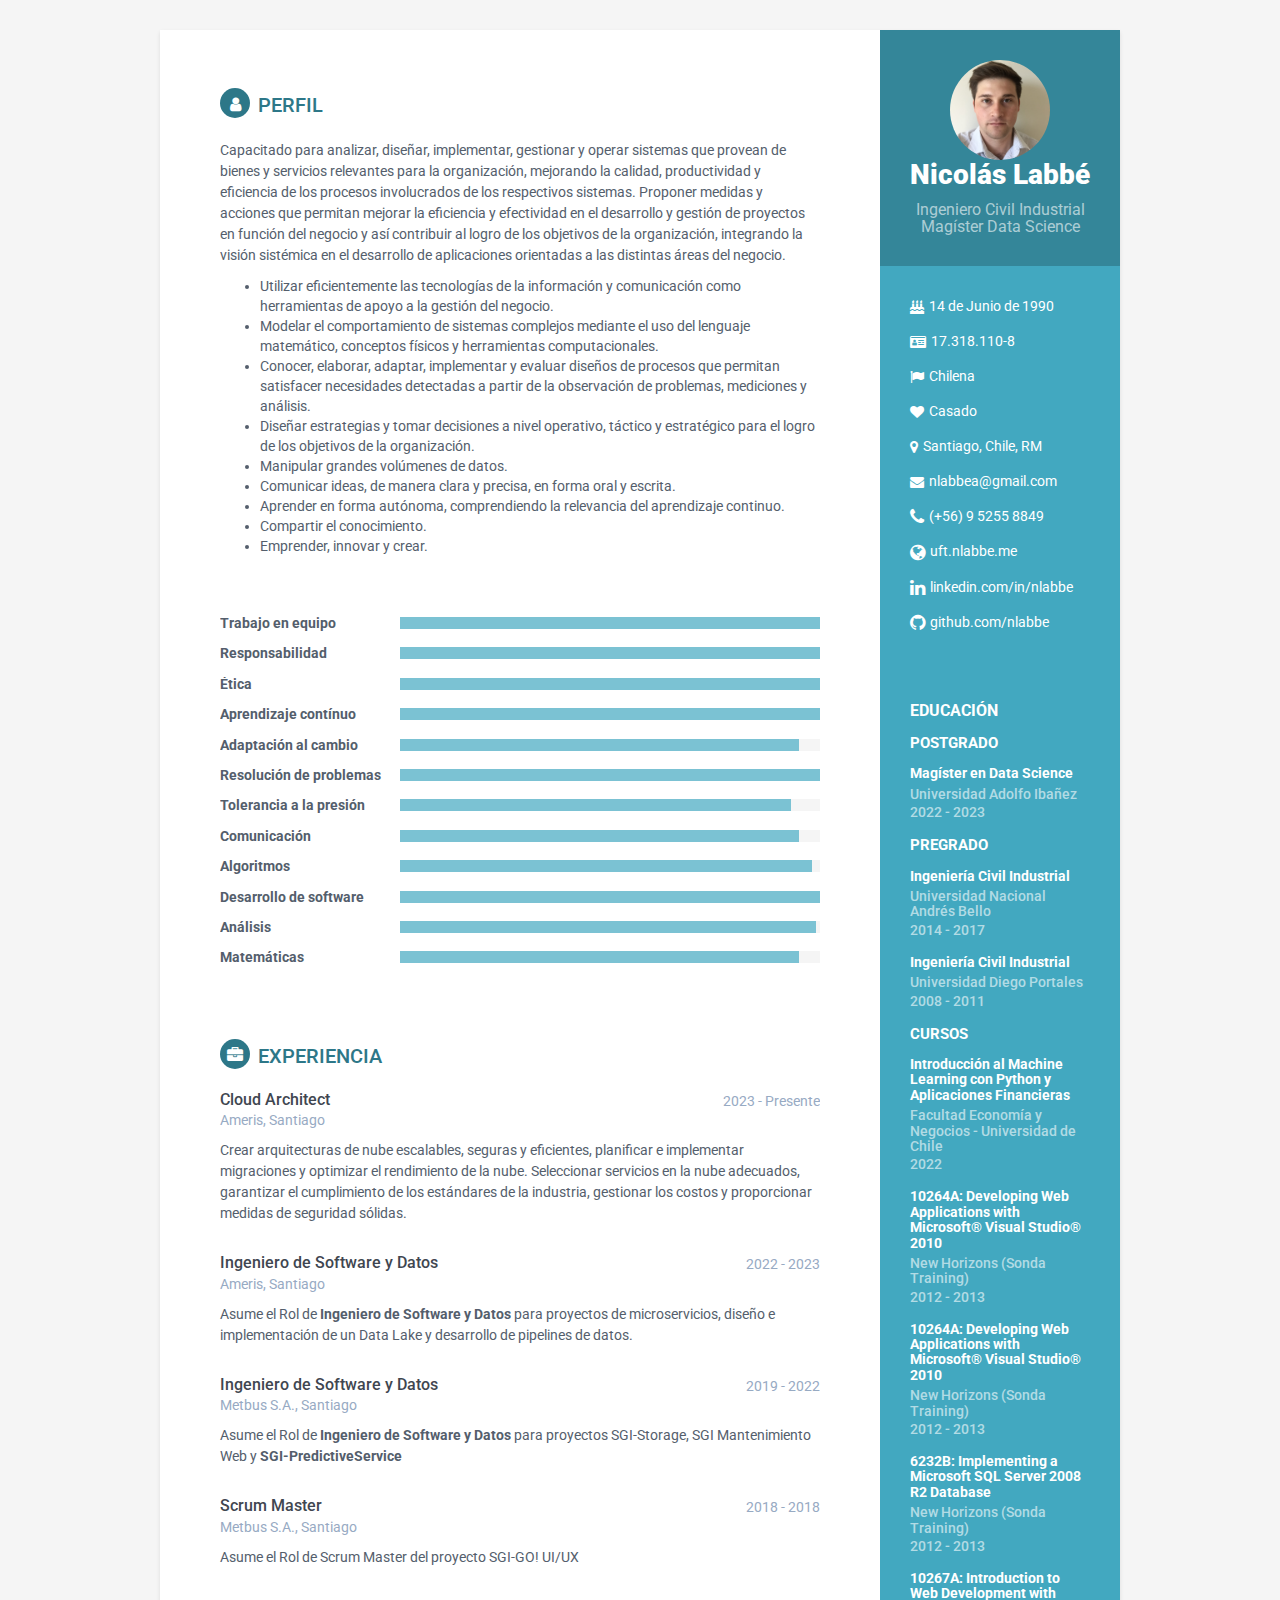
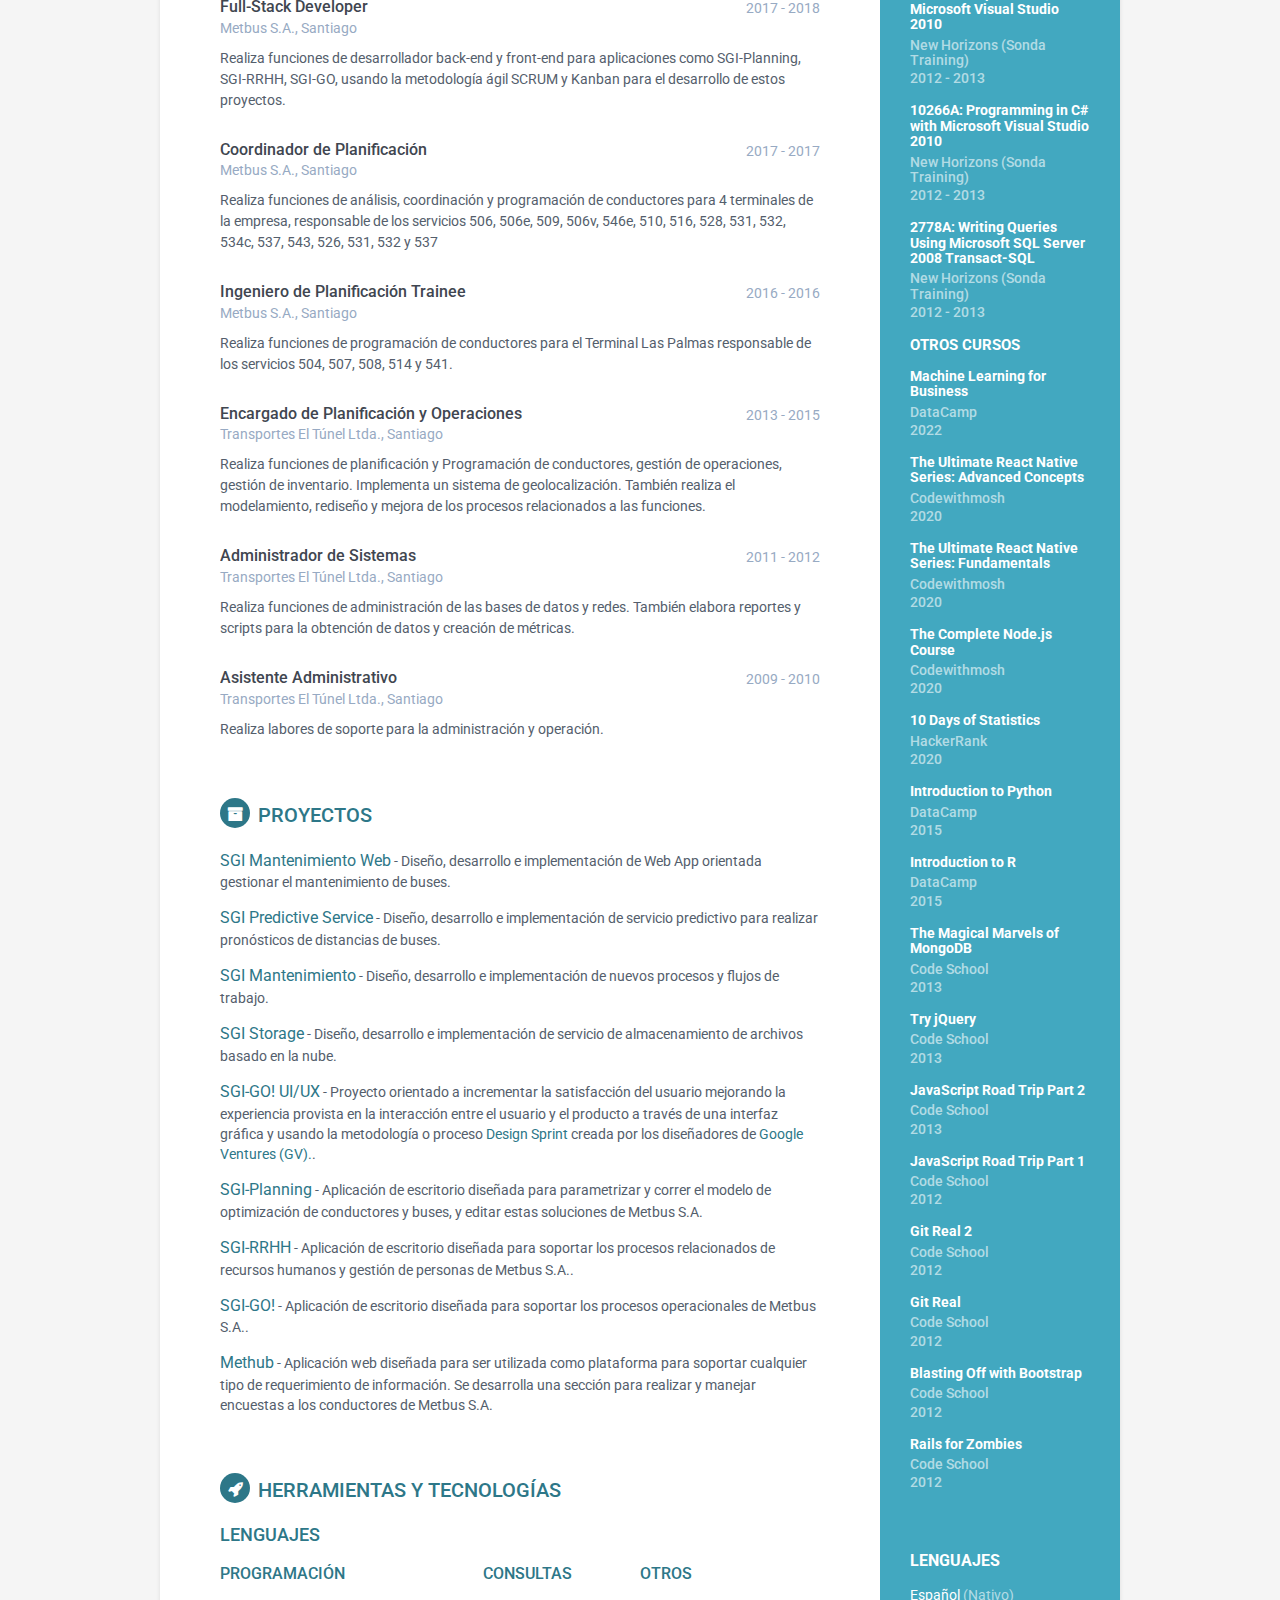
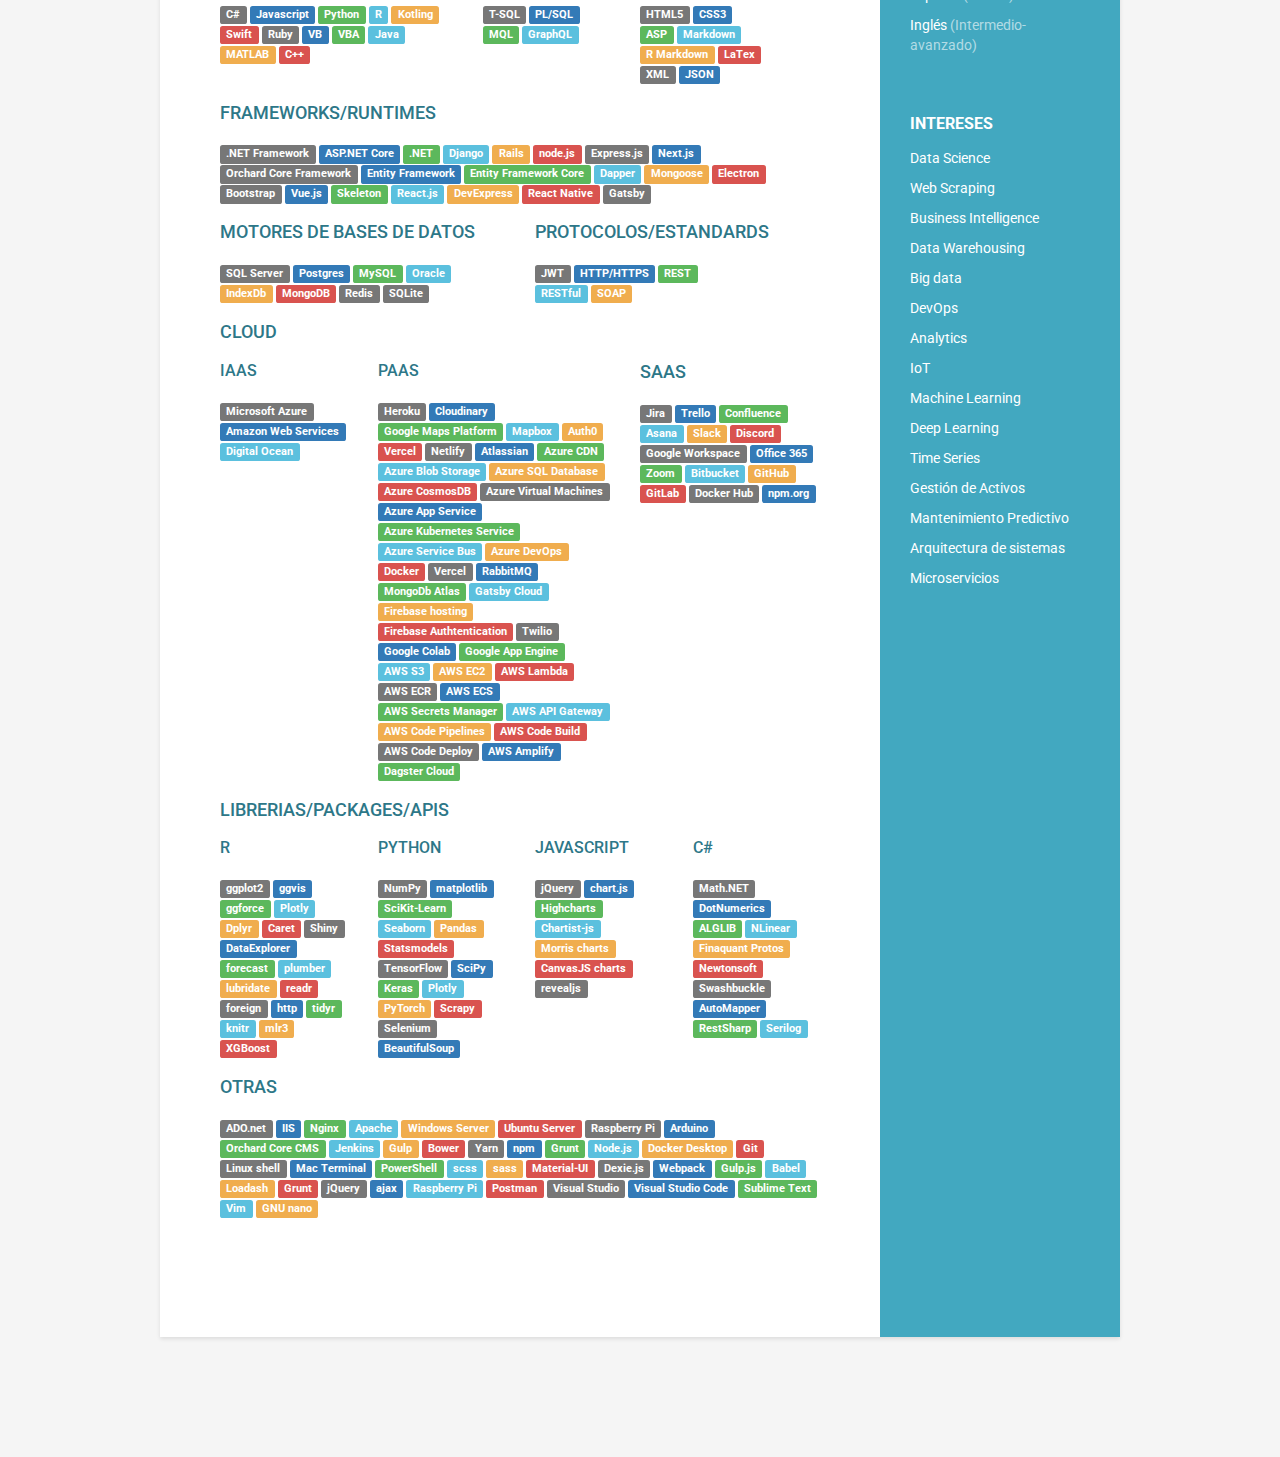
<file: index.html>
<!DOCTYPE html>
<!--[if IE 8]> <html lang="en" class="ie8"> <![endif]-->  
<!--[if IE 9]> <html lang="en" class="ie9"> <![endif]-->  
<!--[if !IE]><!--> <html lang="en"> <!--<![endif]-->  
<head>
    <title>nlabbe CV</title>
    <!-- Meta -->
    <meta charset="utf-8">
    <meta http-equiv="X-UA-Compatible" content="IE=edge">
    <meta name="viewport" content="width=device-width, initial-scale=1.0">
    <meta name="description" content="nlabbe CV">
    <meta name="author" content="Xiaoying Riley at 3rd Wave Media">    
    <link rel="shortcut icon" href="favicon.ico">  
    <link href='https://fonts.googleapis.com/css?family=Roboto:400,500,400italic,300italic,300,500italic,700,700italic,900,900italic' rel='stylesheet' type='text/css'>
    <!-- Global CSS -->
    <link rel="stylesheet" href="assets/plugins/bootstrap/css/bootstrap.min.css">   
    <!-- Plugins CSS -->
    <!-- <link rel="stylesheet" href="assets/plugins/font-awesome/css/font-awesome.css"> -->
    <link rel="stylesheet" href="https://maxcdn.bootstrapcdn.com/font-awesome/4.7.0/css/font-awesome.min.css">
    
    <!-- Theme CSS -->  
    <link id="theme-style" rel="stylesheet" href="assets/css/styles.css">
    <!-- HTML5 shim and Respond.js for IE8 support of HTML5 elements and media queries -->
    <!--[if lt IE 9]>
      <script src="https://oss.maxcdn.com/html5shiv/3.7.2/html5shiv.min.js"></script>
      <script src="https://oss.maxcdn.com/respond/1.4.2/respond.min.js"></script>
    <![endif]-->
     <link rel="stylesheet" type="text/css" href="https://printjs-4de6.kxcdn.com/print.min.css">

</head> 

<body>
    <div class="wrapper">
        <div class="sidebar-wrapper">
            <div class="profile-container">

                <img class="img-circle" style="width: 100px; height: 100px" src="assets/images/IMG_1003.JPG" alt="" />
                <h2 class="name">Nicolás Labbé</h2>
                <h3 class="tagline">Ingeniero Civil Industrial</h3>
                <h3 class="tagline">Magíster Data Science</h3>
            </div><!--//profile-container-->
            
            <div class="contact-container container-block">
                <ul class="list-unstyled contact-list">
                    <li class="email"><i class="fa fa-birthday-cake" aria-hidden="true"></i><a>14 de Junio de 1990</a></li>
                    <li class="email"><i class="fa fa-id-card" aria-hidden="true"></i><a>17.318.110-8</a></li>

                    <li class="email"><i class="fa fa-flag" aria-hidden="true"></i><a>Chilena</a></li>
                    <li class="email"><i class="fa fa-heart" aria-hidden="true"></i><a>Casado</a></li>
                    <li class="email"><i class="fa fa-map-marker" aria-hidden="true"></i><a>Santiago, Chile, RM</a></li>

                    <li class="email"><i class="fa fa-envelope"></i><a href="mailto: nlabbe@gmail.com">nlabbea@gmail.com</a></li>
                    <li class="phone"><i class="fa fa-phone"></i><a href="tel:+56952558849">(+56) 9 5255 8849</a></li>
                    <li class="website"><i class="fa fa-globe"></i><a href="https://uft.nlabbe.me/" target="_blank">uft.nlabbe.me</a></li>
                    <li class="linkedin"><i class="fa fa-linkedin"></i><a href="https://www.linkedin.com/in/nlabbe/" target="_blank">linkedin.com/in/nlabbe</a></li>
                    <li class="github"><i class="fa fa-github"></i><a href="https://github.com/nlabbe" target="_blank">github.com/nlabbe</a></li>
                    <!-- <li class="twitter"><i class="fa fa-twitter"></i><a href="https://twitter.com/3rdwave_themes" target="_blank">@nlabbe</a></li> -->
                </ul>
            </div><!--//contact-container-->
            <div class="education-container container-block">
                <h2 class="container-block-title">Educación</h2>
                <h3 class="container-block-title">Postgrado</h3>
                <div class="item">
                    <h4 class="degree">Magíster en Data Science</h4>
                    <h5 class="meta">Universidad Adolfo Ibañez </h5>
                    <div class="time">2022 - 2023</div>
                </div><!--//item-->
                <h3 class="container-block-title">Pregrado</h3>
                <div class="item">
                    <h4 class="degree">Ingeniería Civil Industrial</h4>
                    <h5 class="meta">Universidad Nacional Andrés Bello </h5>
                    <div class="time">2014 - 2017</div>
                </div><!--//item-->
                <div class="item">
                    <h4 class="degree">Ingeniería Civil Industrial</h4>
                    <h5 class="meta">Universidad Diego Portales</h5>
                    <div class="time">2008 - 2011</div>
                </div><!--//item-->
                <h3 class="container-block-title">Cursos</h3>
                <div class="item">
                    <h4 class="degree">Introducción al Machine Learning con Python y Aplicaciones Financieras</h4>
                    <h5 class="meta">Facultad Economía y Negocios - Universidad de Chile</h5>
                    <div class="time">2022</div>
                </div><!--//item-->
                <div class="item">
                    <h4 class="degree">10264A: Developing Web Applications with Microsoft® Visual Studio® 2010</h4>
                    <h5 class="meta">New Horizons (Sonda Training)</h5>
                    <div class="time">2012 - 2013</div>
                </div><!--//item-->
				<div class="item">
                    <h4 class="degree">10264A: Developing Web Applications with Microsoft® Visual Studio® 2010</h4>
                    <h5 class="meta">New Horizons (Sonda Training)</h5>
                    <div class="time">2012 - 2013</div>
                </div><!--//item-->
                <div class="item">
                    <h4 class="degree">6232B: Implementing a Microsoft SQL Server 2008 R2 Database</h4>
                    <h5 class="meta">New Horizons (Sonda Training)</h5>
                    <div class="time">2012 - 2013</div>
                </div><!--//item-->
                <div class="item">
                    <h4 class="degree">10267A: Introduction to Web Development with Microsoft Visual Studio 2010</h4>
                    <h5 class="meta">New Horizons (Sonda Training)</h5>
                    <div class="time">2012 - 2013</div>
                </div><!--//item-->
                <div class="item">
                    <h4 class="degree">10266A: Programming in C# with Microsoft Visual Studio 2010</h4>
                    <h5 class="meta">New Horizons (Sonda Training)</h5>
                    <div class="time">2012 - 2013</div>
                </div><!--//item-->
                <div class="item">
                    <h4 class="degree">2778A: Writing Queries Using Microsoft SQL Server 2008 Transact-SQL</h4>
                    <h5 class="meta">New Horizons (Sonda Training)</h5>
                    <div class="time">2012 - 2013</div>
                </div><!--//item-->

                <h3 class="container-block-title">Otros Cursos</h3>
                <div class="item">
                    <h4 class="degree">Machine Learning for Business</h4>
                    <h5 class="meta">DataCamp</h5>
                    <div class="time">2022</div>
                </div><!--//item-->
                <div class="item">
                    <h4 class="degree">The Ultimate React Native Series: Advanced Concepts</h4>
                    <h5 class="meta">Codewithmosh</h5>
                    <div class="time">2020</div>
                </div><!--//item-->
                <div class="item">
                    <h4 class="degree">The Ultimate React Native Series: Fundamentals</h4>
                    <h5 class="meta">Codewithmosh</h5>
                    <div class="time">2020</div>
                </div><!--//item-->
                <div class="item">
                    <h4 class="degree">The Complete Node.js Course</h4>
                    <h5 class="meta">Codewithmosh</h5>
                    <div class="time">2020</div>
                </div><!--//item-->
                <div class="item">
                    <h4 class="degree">10 Days of Statistics</h4>
                    <h5 class="meta">HackerRank</h5>
                    <div class="time">2020</div>
                </div><!--//item-->
                <div class="item">
                    <h4 class="degree">Introduction to Python</h4>
                    <h5 class="meta">DataCamp</h5>
                    <div class="time">2015</div>
                </div><!--//item-->
                <div class="item">
                    <h4 class="degree">Introduction to R</h4>
                    <h5 class="meta">DataCamp</h5>
                    <div class="time">2015</div>
                </div><!--//item-->
                <div class="item">
                    <h4 class="degree">The Magical Marvels of MongoDB</h4>
                    <h5 class="meta">Code School</h5>
                    <div class="time">2013</div>
                </div><!--//item-->
                <div class="item">
                    <h4 class="degree">Try jQuery</h4>
                    <h5 class="meta">Code School</h5>
                    <div class="time">2013</div>
                </div><!--//item-->
                <div class="item">
                    <h4 class="degree">JavaScript Road Trip Part 2</h4>
                    <h5 class="meta">Code School</h5>
                    <div class="time">2013</div>
                </div><!--//item-->
                <div class="item">
                    <h4 class="degree">JavaScript Road Trip Part 1</h4>
                    <h5 class="meta">Code School</h5>
                    <div class="time">2012</div>
                </div><!--//item-->
                <div class="item">
                    <h4 class="degree">Git Real 2</h4>
                    <h5 class="meta">Code School</h5>
                    <div class="time">2012</div>
                </div><!--//item-->
                <div class="item">
                    <h4 class="degree">Git Real</h4>
                    <h5 class="meta">Code School</h5>
                    <div class="time">2012</div>
                </div><!--//item-->
                <div class="item">
                    <h4 class="degree">Blasting Off with Bootstrap</h4>
                    <h5 class="meta">Code School</h5>
                    <div class="time">2012</div>
                </div><!--//item-->
                <div class="item">
                    <h4 class="degree">Rails for Zombies</h4>
                    <h5 class="meta">Code School</h5>
                    <div class="time">2012</div>
                </div><!--//item-->
            </div><!--//education-container-->
            
            <div class="languages-container container-block">
                <h2 class="container-block-title">Lenguajes</h2>
                <ul class="list-unstyled interests-list">
                    <li>Español <span class="lang-desc">(Nativo)</span></li>
                    <li>Inglés <span class="lang-desc">(Intermedio-avanzado)</span></li>
                </ul>
            </div><!--//interests-->
            
            <div class="interests-container container-block">
                <h2 class="container-block-title">Intereses</h2>
                <ul class="list-unstyled interests-list">
                    <li>Data Science</li>
                    <li>Web Scraping</li>
                    <li>Business Intelligence</li>
                    <li>Data Warehousing</li>
                    <li>Big data</li>
                    <li>DevOps</li>
                    <li>Analytics</li>
                    <li>IoT</li>
                    <li>Machine Learning</li>
                    <li>Deep Learning</li>
                    <li>Time Series</li>
                    <li>Gestión de Activos</li>
                    <li>Mantenimiento Predictivo</li>
                    <li>Arquitectura de sistemas</li>
                    <li>Microservicios</li>
                </ul>
            </div><!--//interests-->
            
        </div><!--//sidebar-wrapper-->
        
        <div class="main-wrapper">
            
            <section class="section summary-section">
                <h2 class="section-title"><i class="fa fa-user"></i>Perfil</h2>
                <div class="summary">
                    <p> Capacitado para analizar, diseñar, implementar, gestionar y operar sistemas que provean de bienes y servicios relevantes para la organización, mejorando la calidad, productividad y eficiencia de los procesos involucrados de los respectivos sistemas. Proponer medidas y acciones que permitan mejorar la eficiencia y efectividad en el desarrollo y gestión de proyectos en función del negocio y así contribuir al logro de los objetivos de la organización, integrando la visión sistémica en el desarrollo de aplicaciones orientadas a las distintas áreas del negocio.
                    </p>
                    <ul>
                        <li>Utilizar eficientemente las tecnologías de la información y comunicación como herramientas de apoyo a la gestión del negocio.</li>
                        <li>Modelar el comportamiento de sistemas complejos mediante el uso del lenguaje matemático, conceptos físicos y herramientas computacionales.</li>
                        <li>Conocer, elaborar, adaptar, implementar y evaluar diseños de procesos que permitan satisfacer necesidades detectadas a partir de la observación de problemas, mediciones y análisis.</li>
                        <li>Diseñar estrategias y tomar decisiones a nivel operativo, táctico y estratégico para el logro de los objetivos de la organización.</li>
                        <li>Manipular grandes volúmenes de datos.</li>
                        <li>Comunicar ideas, de manera clara y precisa, en forma oral y escrita.</li>
                        <li>Aprender en forma autónoma, comprendiendo la relevancia del aprendizaje continuo.</li>
                        <li>Compartir el conocimiento.</li>
                        <li>Emprender, innovar y crear.</li>
                    </ul>
                </div><!--//summary-->
            </section><!--//section-->

            <section class="skills-section section">
                <!-- <h2 class="section-title"><i class="fa fa-cogs" aria-hidden="true"></i>Habilidades &amp; Competencias</h2> -->
                <div class="row">
                    <div class="col-md-12">
                        <div class="skillset">        
                            <div class="item">
                                <h3 class="level-title">Trabajo en equipo</h3>
                                <div class="level-bar">
                                    <div class="level-bar-inner" data-level="100%">
                                    </div>                                      
                                </div><!--//level-bar-->                                 
                            </div><!--//item-->
                            
                            <div class="item">
                                <h3 class="level-title">Responsabilidad</h3>
                                <div class="level-bar">
                                    <div class="level-bar-inner" data-level="100%">
                                    </div>                                      
                                </div><!--//level-bar-->                                 
                            </div><!--//item-->
                            
                            <div class="item">
                                <h3 class="level-title">Ética</h3>
                                <div class="level-bar">
                                    <div class="level-bar-inner" data-level="100%">
                                    </div>                                      
                                </div><!--//level-bar-->                                 
                            </div><!--//item-->
                            <div class="item">
                                <h3 class="level-title">Aprendizaje contínuo</h3>
                                <div class="level-bar">
                                    <div class="level-bar-inner" data-level="100%">
                                    </div>                                      
                                </div><!--//level-bar-->                                 
                            </div><!--//item-->

                            <div class="item">
                                <h3 class="level-title">Adaptación al cambio</h3>
                                <div class="level-bar">
                                    <div class="level-bar-inner" data-level="95%">
                                    </div>                                      
                                </div><!--//level-bar-->         
                            </div><!--//item-->
                            
                            <div class="item">
                                <h3 class="level-title">Resolución de problemas</h3>
                                <div class="level-bar">
                                    <div class="level-bar-inner" data-level="100%">
                                    </div>                                      
                                </div><!--//level-bar-->                                 
                            </div><!--//item-->
                            
                            <div class="item">
                                <h3 class="level-title">Tolerancia a la presión</h3>
                                <div class="level-bar">
                                    <div class="level-bar-inner" data-level="93%">
                                    </div>                                      
                                </div><!--//level-bar-->
                            </div><!--//item-->

                            <div class="item">
                                <h3 class="level-title">Comunicación</h3>
                                <div class="level-bar">
                                    <div class="level-bar-inner" data-level="95%">
                                    </div>                                      
                                </div><!--//level-bar-->
                            </div><!--//item-->
                            <div class="item">
                                <h3 class="level-title">Algoritmos</h3>
                                <div class="level-bar">
                                    <div class="level-bar-inner" data-level="98%">
                                    </div>                                      
                                </div><!--//level-bar-->                                 
                            </div><!--//item-->
                            
                            <div class="item">
                                <h3 class="level-title">Desarrollo de software</h3>
                                <div class="level-bar">
                                    <div class="level-bar-inner" data-level="100%">
                                    </div>                                      
                                </div><!--//level-bar-->                                 
                            </div><!--//item-->

                            <div class="item">
                                <h3 class="level-title">Análisis</h3>
                                <div class="level-bar">
                                    <div class="level-bar-inner" data-level="99%">
                                    </div>                                      
                                </div><!--//level-bar-->                                 
                            </div><!--//item-->
                            
                            <div class="item">
                                <h3 class="level-title">Matemáticas</h3>
                                <div class="level-bar">
                                    <div class="level-bar-inner" data-level="95%">
                                    </div>                                      
                                </div><!--//level-bar-->                                 
                            </div><!--//item-->
                        </div><!-- skillset -->
                    </div><!-- col -->
                </div><!-- row -->
                
            </section><!--//skills-section-->
            
            <section class="section experiences-section">
                <h2 class="section-title"><i class="fa fa-briefcase"></i>Experiencia</h2>

                <div class="item">
                    <div class="meta">
                        <div class="upper-row">
                            <h3 class="job-title">Cloud Architect</h3>
                            <div class="time">2023 - Presente</div>
                        </div><!--//upper-row-->
                        <div class="company">Ameris, Santiago</div>
                    </div><!--//meta-->
                    <div class="details">
                        <p>Crear arquitecturas de nube escalables, seguras y eficientes, planificar e implementar migraciones y optimizar el rendimiento de la nube. Seleccionar servicios en la nube adecuados, garantizar el cumplimiento de los estándares de la industria, gestionar los costos y proporcionar medidas de seguridad sólidas.</p>  
                    </div><!--//details-->
                </div>

                <div class="item">
                    <div class="meta">
                        <div class="upper-row">
                            <h3 class="job-title">Ingeniero de Software y Datos</h3>
                            <div class="time">2022 - 2023</div>
                        </div><!--//upper-row-->
                        <div class="company">Ameris, Santiago</div>
                    </div><!--//meta-->
                    <div class="details">
                        <p>Asume el Rol de <b>Ingeniero de Software y Datos</b> para proyectos de microservicios, diseño e implementación de un Data Lake y desarrollo de pipelines de datos.</p>  
                    </div><!--//details-->
                </div><!--//item-->

                <div class="item">
                    <div class="meta">
                        <div class="upper-row">
                            <h3 class="job-title">Ingeniero de Software y Datos</h3>
                            <div class="time">2019 - 2022</div>
                        </div><!--//upper-row-->
                        <div class="company">Metbus S.A., Santiago</div>
                    </div><!--//meta-->
                    <div class="details">
                        <p>Asume el Rol de <b>Ingeniero de Software y Datos</b> para proyectos SGI-Storage, SGI Mantenimiento Web y <b>SGI-PredictiveService</b></p>  
                    </div><!--//details-->
                </div><!--//item-->

                <div class="item">
                    <div class="meta">
                        <div class="upper-row">
                            <h3 class="job-title">Scrum Master</h3>
                            <div class="time">2018 - 2018</div>
                        </div><!--//upper-row-->
                        <div class="company">Metbus S.A., Santiago</div>
                    </div><!--//meta-->
                    <div class="details">
                        <p>Asume el Rol de Scrum Master del proyecto SGI-GO! UI/UX</p>  
                    </div><!--//details-->
                </div><!--//item-->

                
                <div class="item">
                    <div class="meta">
                        <div class="upper-row">
                            <h3 class="job-title">Full-Stack Developer</h3>
                            <div class="time">2017 - 2018</div>
                        </div><!--//upper-row-->
                        <div class="company">Metbus S.A., Santiago</div>
                    </div><!--//meta-->
                    <div class="details">
                        <p>Realiza funciones de desarrollador back-end y front-end para aplicaciones como SGI-Planning, SGI-RRHH, SGI-GO, usando la metodología ágil SCRUM y Kanban para el desarrollo de estos proyectos.</p>  
                    </div><!--//details-->
                </div><!--//item-->

                <div class="item">
                    <div class="meta">
                        <div class="upper-row">
                            <h3 class="job-title">Coordinador de Planificación</h3>
                            <div class="time">2017 - 2017</div>
                        </div><!--//upper-row-->
                        <div class="company">Metbus S.A., Santiago</div>
                    </div><!--//meta-->
                    <div class="details">
                        <p>Realiza funciones de análisis, coordinación y programación de conductores para 4 terminales de la empresa, responsable de los servicios 506, 506e, 509, 506v, 546e, 510, 516, 528, 531, 532, 534c, 537, 543, 526, 531, 532 y 537</p>
                    </div><!--//details-->
                </div><!--//item-->
                
                <div class="item">
                    <div class="meta">
                        <div class="upper-row">
                            <h3 class="job-title">Ingeniero de Planificación Trainee</h3>
                            <div class="time">2016 - 2016</div>
                        </div><!--//upper-row-->
                        <div class="company">Metbus S.A., Santiago</div>
                    </div><!--//meta-->
                    <div class="details">
                        <p>Realiza funciones de programación de conductores para el Terminal Las Palmas responsable de los servicios 504, 507, 508, 514 y 541.</p>  
                        
                    </div><!--//details-->
                </div><!--//item-->
                
            	<div class="item">
                    <div class="meta">
                        <div class="upper-row">
                            <h3 class="job-title">Encargado de Planificación y Operaciones</h3>
                            <div class="time">2013 - 2015</div>
                        </div><!--//upper-row-->
                        <div class="company">Transportes El Túnel Ltda., Santiago</div>
                    </div><!--//meta-->
                    <div class="details">
                        <p>Realiza funciones de planificación y Programación de conductores, gestión de operaciones, gestión de inventario. Implementa un sistema de geolocalización. También realiza el modelamiento, rediseño y mejora de los procesos relacionados a las funciones.</p>  
                    </div><!--//details-->
                </div><!--//item-->

            	<div class="item">
                    <div class="meta">
                        <div class="upper-row">
                            <h3 class="job-title">Administrador de Sistemas</h3>
                            <div class="time">2011 - 2012</div>
                        </div><!--//upper-row-->
                        <div class="company">Transportes El Túnel Ltda., Santiago</div>
                    </div><!--//meta-->
                    <div class="details">
                        <p>Realiza funciones de administración de las bases de datos y redes. También elabora reportes y scripts para la obtención de datos y creación de métricas.</p>  
                    </div><!--//details-->
                </div><!--//item-->

                <div class="item">
                    <div class="meta">
                        <div class="upper-row">
                            <h3 class="job-title">Asistente Administrativo</h3>
                            <div class="time">2009 - 2010</div>
                        </div><!--//upper-row-->
                        <div class="company">Transportes El Túnel Ltda., Santiago</div>
                    </div><!--//meta-->
                    <div class="details">
                        <p>Realiza labores de soporte para la administración y operación. </p>  
                    </div><!--//details-->
                </div><!--//item-->
                
            </section><!--//section-->
            
            <section class="section projects-section">
                <h2 class="section-title"><i class="fa fa-archive"></i>Proyectos</h2>
                <!-- <div class="intro">
                    <p>Con participación en los siguientes proyectos:</p>
                </div> -->
                <!--//intro-->
                <div class="item">
                    <span class="project-title"><a href="#hook">SGI Mantenimiento Web</a></span> - <span class="project-tagline">Diseño, desarrollo e implementación de Web App orientada gestionar el mantenimiento de buses.</span>
                </div><!--//item-->
                <div class="item">
                    <span class="project-title"><a href="#hook">SGI Predictive Service</a></span> - <span class="project-tagline">Diseño, desarrollo e implementación de servicio predictivo para realizar pronósticos de distancias de buses.</span>
                </div><!--//item-->
                <div class="item">
                    <span class="project-title"><a href="#hook">SGI Mantenimiento</a></span> - <span class="project-tagline">Diseño, desarrollo e implementación de nuevos procesos y flujos de trabajo.</span>
                </div><!--//item-->
                <div class="item">
                    <span class="project-title"><a href="#hook">SGI Storage</a></span> - <span class="project-tagline">Diseño, desarrollo e implementación de servicio de almacenamiento de archivos basado en la nube.</span>
                </div><!--//item-->
                <div class="item">
                    <span class="project-title"><a href="#hook">SGI-GO! UI/UX</a></span> - <span class="project-tagline">Proyecto orientado a incrementar la satisfacción del usuario mejorando la experiencia provista en la interacción entre el usuario y el producto a través de una interfaz gráfica y usando la metodología o proceso <a href="http://www.gv.com/sprint/">Design Sprint</a> creada por los diseñadores de <a href="http://www.gv.com/">Google Ventures (GV).</a><!--  enhancing customer satisfaction and loyalty by improving the usability, ease of use, and pleasure provided in the interaction between the customer and the product -->.</span>
                </div><!--//item-->
                <div class="item">
                    <span class="project-title"><a href="#hook">SGI-Planning</a></span> - <span class="project-tagline">Aplicación de escritorio diseñada para parametrizar y correr el modelo de optimización de conductores y buses, y editar estas soluciones de Metbus S.A.</span>
                </div><!--//item-->
                <div class="item">
                    <span class="project-title"><a href="http://themes.3rdwavemedia.com/website-templates/responsive-bootstrap-theme-web-development-agencies-devstudio/" target="_blank">SGI-RRHH</a></span> - 
                    <span class="project-tagline">Aplicación de escritorio diseñada para soportar los procesos relacionados de recursos humanos y gestión de personas de Metbus S.A..</span>
                </div><!--//item-->
                <div class="item">
                    <span class="project-title"><a href="http://themes.3rdwavemedia.com/website-templates/responsive-bootstrap-theme-for-startups-tempo/" target="_blank">SGI-GO!</a></span> - <span class="project-tagline">Aplicación de escritorio diseñada para soportar los procesos operacionales de Metbus S.A..</span>
                </div><!--//item-->
                <div class="item">
                    <span class="project-title"><a href="http://themes.3rdwavemedia.com/website-templates/responsive-bootstrap-theme-for-mobile-apps-delta/" target="_blank">Methub</a></span> - <span class="project-tagline">Aplicación web diseñada para ser utilizada como plataforma para soportar cualquier tipo de requerimiento de información. Se desarrolla una sección para realizar y manejar encuestas a los conductores de Metbus S.A.</span>
                </div><!--//item-->
                <!-- <div class="item">
                    <span class="project-title"><a href="hhttp://themes.3rdwavemedia.com/website-templates/responsive-bootstrap-theme-mobile-apps-atom/" target="_blank">Ingedocs</a></span> - <span class="project-tagline">Aplicación web diseñada para llevar la gestión documental de los clientes de Ingeduca.</span>
                </div> -->
                
            </section><!--//section-->
            
            <section class="skills-section section">
                <h2 class="section-title"><i class="fa fa-rocket"></i>Herramientas y tecnologías</h2>
                <h3 class="section-title">Lenguajes</h3>
                <div class="row">
                    <div class="col-md-5">
                        <h4 class="section-title">Programación</h4>
                        <span class="label label-default"> C#</span>
                        <span class="label label-primary"> Javascript</span>
                        <span class="label label-success"> Python</span>
                        <span class="label label-info"> R</span>
                        <span class="label label-warning"> Kotling</span>
                        <span class="label label-danger"> Swift</span>
                        <span class="label label-default"> Ruby</span>
                        <span class="label label-primary"> VB</span>
                        <span class="label label-success"> VBA</span>
                        <span class="label label-info"> Java</span>
                        <span class="label label-warning"> MATLAB</span>
                        <span class="label label-danger"> C++</span>
                    </div>
                    <div class="col-md-3">
                        <h4 class="section-title">Consultas</h4>
                        <span class="label label-default"> T-SQL</span>
                        <span class="label label-primary"> PL/SQL</span>
                        <span class="label label-success"> MQL</span>
                        <span class="label label-info"> GraphQL</span>
                    </div>
                    <div class="col-md-3">
                        <h4 class="section-title">Otros</h4>
                        <span class="label label-default"> HTML5</span>
                        <span class="label label-primary"> CSS3</span>
                        <span class="label label-success"> ASP</span>
                        <span class="label label-info"> Markdown</span>
                        <span class="label label-warning"> R Markdown</span>
                        <span class="label label-danger"> LaTex</span>
                        <span class="label label-default"> XML</span>
                        <span class="label label-primary"> JSON</span>
                    </div>
                </div>
                <br/>
                <h3 class="section-title">Frameworks/Runtimes</h3>
                <div class="row">
                    <div class="col-md-12">
                        
                        <span class="label label-default">.NET Framework</span>
                        <span class="label label-primary"> ASP.NET Core</span>
                        <span class="label label-success"> .NET</span>
                        <span class="label label-info"> Django</span>
                        <span class="label label-warning"> Rails</span>
                        <span class="label label-danger"> node.js</span>
                        <span class="label label-default"> Express.js</span>
                        <span class="label label-primary"> Next.js</span>
                        <span class="label label-default"> Orchard Core Framework</span>
                        <span class="label label-primary"> Entity Framework</span>
                        <span class="label label-success"> Entity Framework Core</span>
                        <span class="label label-info"> Dapper</span>
                        <span class="label label-warning"> Mongoose</span>
                        <span class="label label-danger"> Electron</span>
                        <span class="label label-default"> Bootstrap</span>
                        <span class="label label-primary"> Vue.js</span>
                        <span class="label label-success"> Skeleton</span>
                        <span class="label label-info"> React.js</span>
                        <span class="label label-warning"> DevExpress</span>
                        <span class="label label-danger"> React Native</span>
                        <span class="label label-default"> Gatsby</span>
                    </div>
                </div>
                <br/>
                <div class="row">
                    <div class="col-md-6">
                        <h3 class="section-title">Motores de Bases de Datos</h3>
                        <span class="label label-default">SQL Server</span>
                        <span class="label label-primary"> Postgres</span>
                        <span class="label label-success"> MySQL</span>
                        <span class="label label-info"> Oracle</span>
                        <span class="label label-warning"> IndexDb</span>
                        <span class="label label-danger"> MongoDB</span>
                        <span class="label label-default"> Redis</span>
                        <span class="label label-default"> SQLite</span>
                    </div>
                    <div class="col-md-4">
                        <h3 class="section-title">Protocolos/Estandards</h3>
                        <span class="label label-default">JWT</span>
                        <span class="label label-primary">HTTP/HTTPS</span>
                        <span class="label label-success">REST</span>
                        <span class="label label-info">RESTful</span>
                        <span class="label label-warning">SOAP</span>
                    </div>
                </div>
                <br/>
                <h3 class="section-title">Cloud</h3>
                <div class="row">
                    <div class="col-md-3">
                        <h4 class="section-title">Iaas</h4>
                        <span class="label label-default">Microsoft Azure</span>
                        <span class="label label-primary"> Amazon Web Services</span>
                        <span class="label label-info">Digital Ocean</span>
                    </div>
                    <div class="col-md-5">
                        <h4 class="section-title">PaaS</h4>
                        <span class="label label-default">Heroku</span>
                        <span class="label label-primary"> Cloudinary</span>
                        <span class="label label-success"> Google Maps Platform</span>
                        <span class="label label-info"> Mapbox</span>
                        <span class="label label-warning"> Auth0</span>
                        <span class="label label-danger"> Vercel</span>
                        <span class="label label-default"> Netlify</span>
                        <span class="label label-primary"> Atlassian</span>
                        <span class="label label-success">Azure CDN</span>
                        <span class="label label-info"> Azure Blob Storage</span>
                        <span class="label label-warning"> Azure SQL Database</span>
                        <span class="label label-danger"> Azure CosmosDB</span>
                        <span class="label label-default"> Azure Virtual Machines</span>
                        <span class="label label-primary"> Azure App Service</span>
                        <span class="label label-success"> Azure Kubernetes Service</span>
                        <span class="label label-info"> Azure Service Bus</span>
                        <span class="label label-warning"> Azure DevOps</span>
                        <span class="label label-danger"> Docker</span>
                        <span class="label label-default"> Vercel</span>
                        <span class="label label-primary"> RabbitMQ</span>
                        <span class="label label-success"> MongoDb Atlas</span>
                        <span class="label label-info"> Gatsby Cloud</span>
                        <span class="label label-warning"> Firebase hosting</span>
                        <span class="label label-danger"> Firebase Authtentication</span>
                        <span class="label label-default"> Twilio</span>
                        <span class="label label-primary"> Google Colab</span>
                        <span class="label label-success"> Google App Engine</span>
                        <span class="label label-info"> AWS S3</span>
                        <span class="label label-warning"> AWS EC2</span>
                        <span class="label label-danger"> AWS Lambda</span>
                        <span class="label label-default"> AWS ECR</span>
                        <span class="label label-primary"> AWS ECS</span>
                        <span class="label label-success"> AWS Secrets Manager</span>
                        <span class="label label-info"> AWS API Gateway</span>
                        <span class="label label-warning"> AWS Code Pipelines</span>
                        <span class="label label-danger"> AWS Code Build</span>
                        <span class="label label-default"> AWS Code Deploy</span>
                        <span class="label label-primary"> AWS Amplify</span>
                        <span class="label label-success"> Dagster Cloud</span>

                    </div>
                    <div class="col-md-4">
                        <h3 class="section-title">Saas</h3>
                        <span class="label label-default">Jira</span>
                        <span class="label label-primary"> Trello</span>
                        <span class="label label-success"> Confluence</span>
                        <span class="label label-info"> Asana</span>
                        <span class="label label-warning"> Slack</span>
                        <span class="label label-danger">Discord</span>
                        <span class="label label-default"> Google Workspace</span>
                        <span class="label label-primary"> Office 365</span>
                        <span class="label label-success"> Zoom</span>
                        <span class="label label-info"> Bitbucket</span>
                        <span class="label label-warning"> GitHub</span>
                        <span class="label label-danger"> GitLab</span>
                        <span class="label label-default"> Docker Hub</span>
                        <span class="label label-primary"> npm.org</span>
                    </div>
                </div>
                <br/>
                <h3 class="section-title">Librerias/Packages/APIs</h3>
                <div class="row">
                    <div class="col-md-3">
                        <h4 class="section-title">R</h4>
                        <span class="label label-default"> ggplot2</span>
                        <span class="label label-primary"> ggvis</span>
                        <span class="label label-success"> ggforce</span>
                        <span class="label label-info"> Plotly</span>
                        <span class="label label-warning"> Dplyr</span>
                        <span class="label label-danger"> Caret</span>
                        <span class="label label-default"> Shiny</span>
                        <span class="label label-primary"> DataExplorer</span>
                        <span class="label label-success"> forecast</span>
                        <span class="label label-info"> plumber</span>
                        <span class="label label-warning"> lubridate</span>
                        <span class="label label-danger"> readr</span>
                        <span class="label label-default"> foreign</span>
                        <span class="label label-primary"> http</span>
                        <span class="label label-success"> tidyr</span>
                        <span class="label label-info"> knitr</span>
                        <span class="label label-warning"> mlr3</span>
                        <span class="label label-danger"> XGBoost</span>
                    </div>
                    <div class="col-md-3">
                        <h4 class="section-title">Python</h4>
                        <span class="label label-default"> NumPy</span>
                        <span class="label label-primary"> matplotlib</span>
                        <span class="label label-success"> SciKit-Learn </span>
                        <span class="label label-info"> Seaborn</span>
                        <span class="label label-warning"> Pandas</span>
                        <span class="label label-danger"> Statsmodels</span>
                        <span class="label label-default"> TensorFlow</span>
                        <span class="label label-primary"> SciPy</span>
                        <span class="label label-success"> Keras</span>
                        <span class="label label-info"> Plotly</span>
                        <span class="label label-warning"> PyTorch</span>
                        <span class="label label-danger"> Scrapy</span>
                        <span class="label label-default"> Selenium</span>
                        <span class="label label-primary"> BeautifulSoup</span>
                    </div>
                    <div class="col-md-3">
                        <h4 class="section-title">Javascript</h4>
                        <span class="label label-default"> jQuery</span>
                        <span class="label label-primary"> chart.js</span>
                        <span class="label label-success"> Highcharts</span>
                        <span class="label label-info"> Chartist-js</span>
                        <span class="label label-warning"> Morris charts</span>
                        <span class="label label-danger"> CanvasJS charts</span>
                        <span class="label label-default"> revealjs</span>
                    </div>
                    <div class="col-md-3">
                        <h4 class="section-title">C#</h4>
                        <span class="label label-default"> Math.NET</span>
                        <span class="label label-primary"> DotNumerics</span>
                        <span class="label label-success"> ALGLIB</span>
                        <span class="label label-info"> NLinear</span>
                        <span class="label label-warning"> Finaquant Protos</span>
                        <span class="label label-danger"> Newtonsoft</span>
                        <span class="label label-default"> Swashbuckle</span>
                        <span class="label label-primary"> AutoMapper</span>
                        <span class="label label-success"> RestSharp</span>
                        <span class="label label-info"> Serilog</span>
                    </div>
                </div>
                <br/>
                <h3 class="section-title">Otras</h3>
                <div class="row">
                    <div class="col-md-12">
                        <span class="label label-default">ADO.net</span>
                        <span class="label label-primary"> IIS</span>
                        <span class="label label-success"> Nginx</span>
                        <span class="label label-info"> Apache</span>
                        <span class="label label-warning"> Windows Server</span>
                        <span class="label label-danger"> Ubuntu Server</span>
                        <span class="label label-default"> Raspberry Pi</span>
                        <span class="label label-primary"> Arduino</span>
                        <span class="label label-success"> Orchard Core CMS</span>
                        <span class="label label-info"> Jenkins</span>
                        <span class="label label-warning"> Gulp</span>
                        <span class="label label-danger"> Bower</span>
                        <span class="label label-default"> Yarn</span>
                        <span class="label label-primary"> npm</span>
                        <span class="label label-success"> Grunt</span>
                        <span class="label label-info"> Node.js</span>
                        <span class="label label-warning"> Docker Desktop</span>
                        <span class="label label-danger"> Git</span>
                        <span class="label label-default"> Linux shell</span>
                        <span class="label label-primary"> Mac Terminal</span>
                        <span class="label label-success"> PowerShell</span>
                        <span class="label label-info"> scss</span>
                        <span class="label label-warning"> sass</span>
                        <span class="label label-danger"> Material-UI</span>
                        <span class="label label-default"> Dexie.js</span>
                        <span class="label label-primary"> Webpack</span>
                        <span class="label label-success"> Gulp.js</span>
                        <span class="label label-info"> Babel</span>
                        <span class="label label-warning"> Loadash</span>
                        <span class="label label-danger"> Grunt</span>
                        <span class="label label-default"> jQuery</span>
                        <span class="label label-primary"> ajax</span>
                        <span class="label label-info"> Raspberry Pi</span>
                        <span class="label label-danger"> Postman</span>
                        <span class="label label-default"> Visual Studio</span>
                        <span class="label label-primary"> Visual Studio Code</span>
                        <span class="label label-success"> Sublime Text</span>
                        <span class="label label-info"> Vim</span>
                        <span class="label label-warning"> GNU nano</span>
                    </div>
                </div>
            </section>
            
        </div><!--//main-body-->
    </div>
 
    <footer class="footer">
        <div class="text-center">
                <!--/* This template is released under the Creative Commons Attribution 3.0 License. Please keep the attribution link below when using for your own project. Thank you for your support. :) If you'd like to use the template without the attribution, you can check out other license options via our website: themes.3rdwavemedia.com */-->
                <!-- <small class="copyright">Designed with <i class="fa fa-heart"></i> by <a href="http://themes.3rdwavemedia.com" target="_blank">Xiaoying Riley</a> for developers</small> -->
        </div><!--//container-->
    </footer><!--//footer-->
 
    <!-- Javascript -->          
    <script type="text/javascript" src="assets/plugins/jquery-1.11.3.min.js"></script>
    <script type="text/javascript" src="assets/plugins/bootstrap/js/bootstrap.min.js"></script>    
    <!-- custom js -->
    <script type="text/javascript" src="assets/js/main.js"></script>
    <script src="https://printjs-4de6.kxcdn.com/print.min.js"></script>
</body>
</html>
</file>
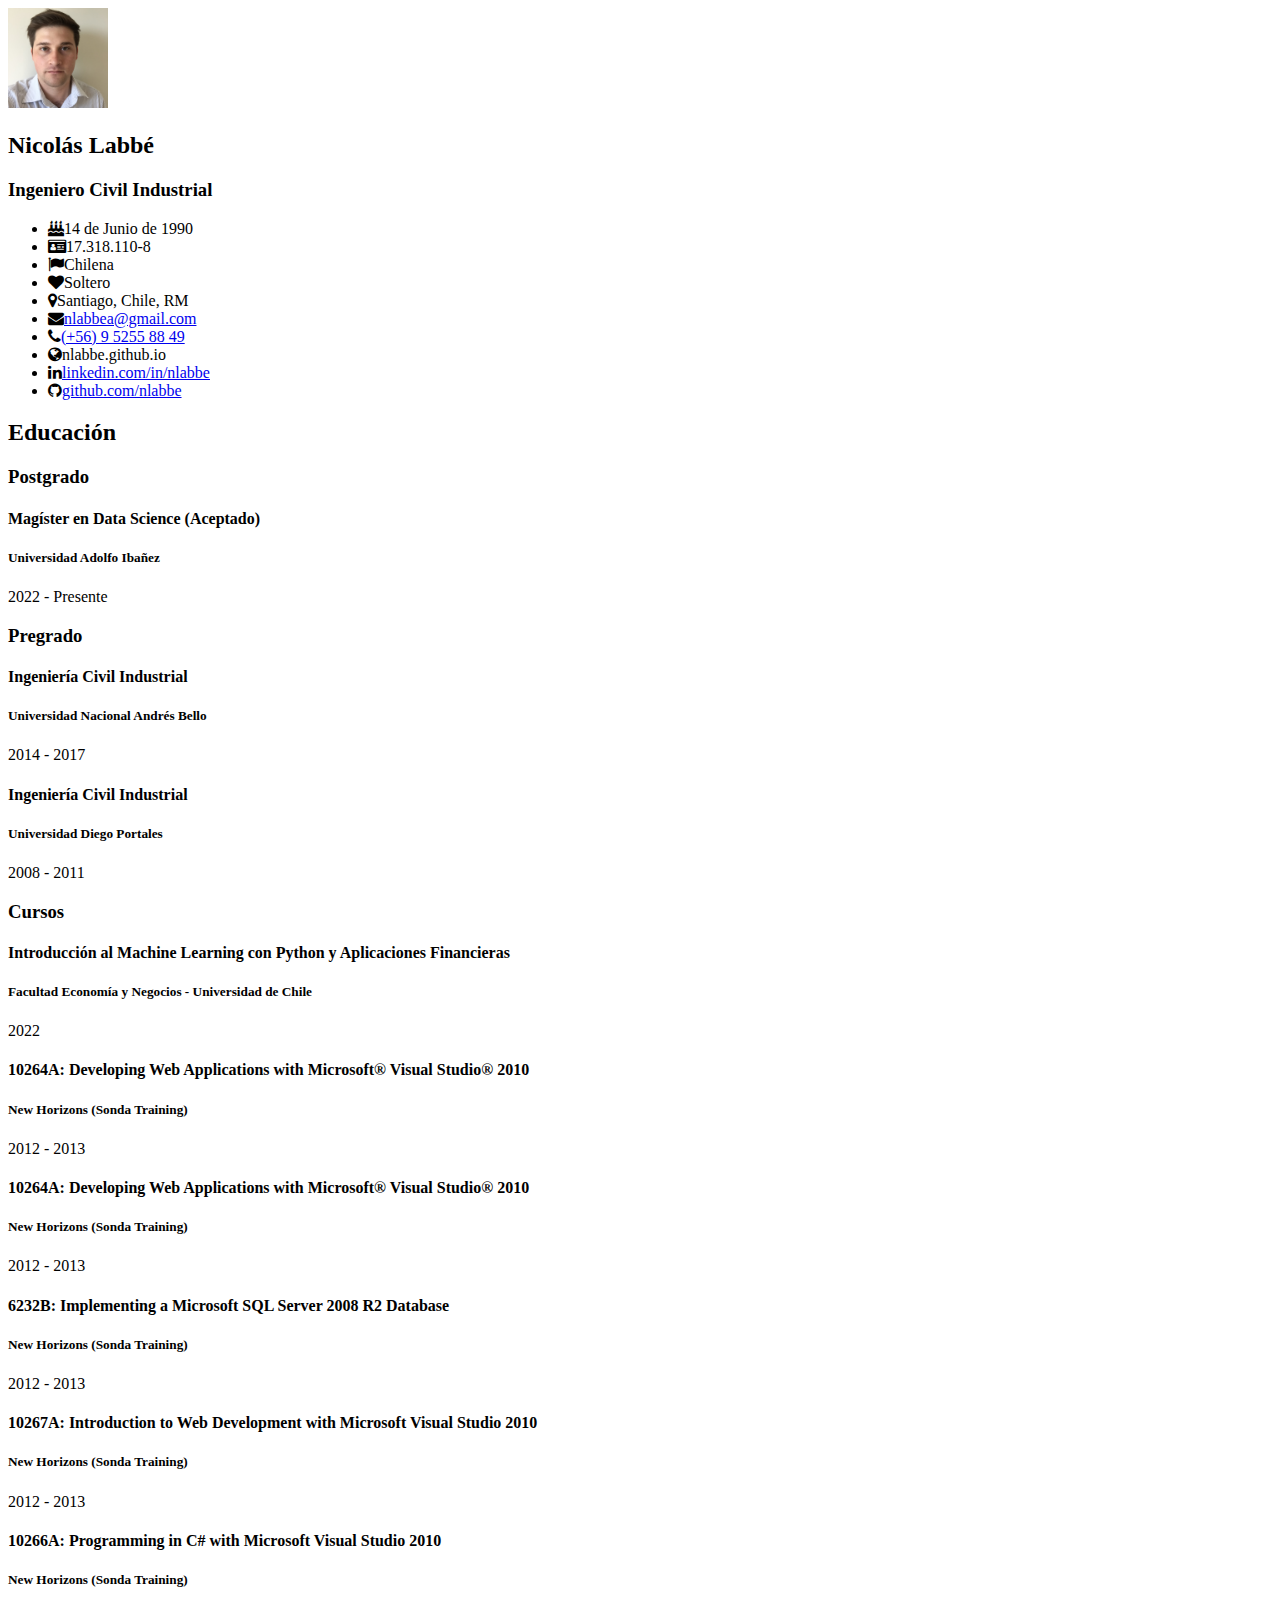
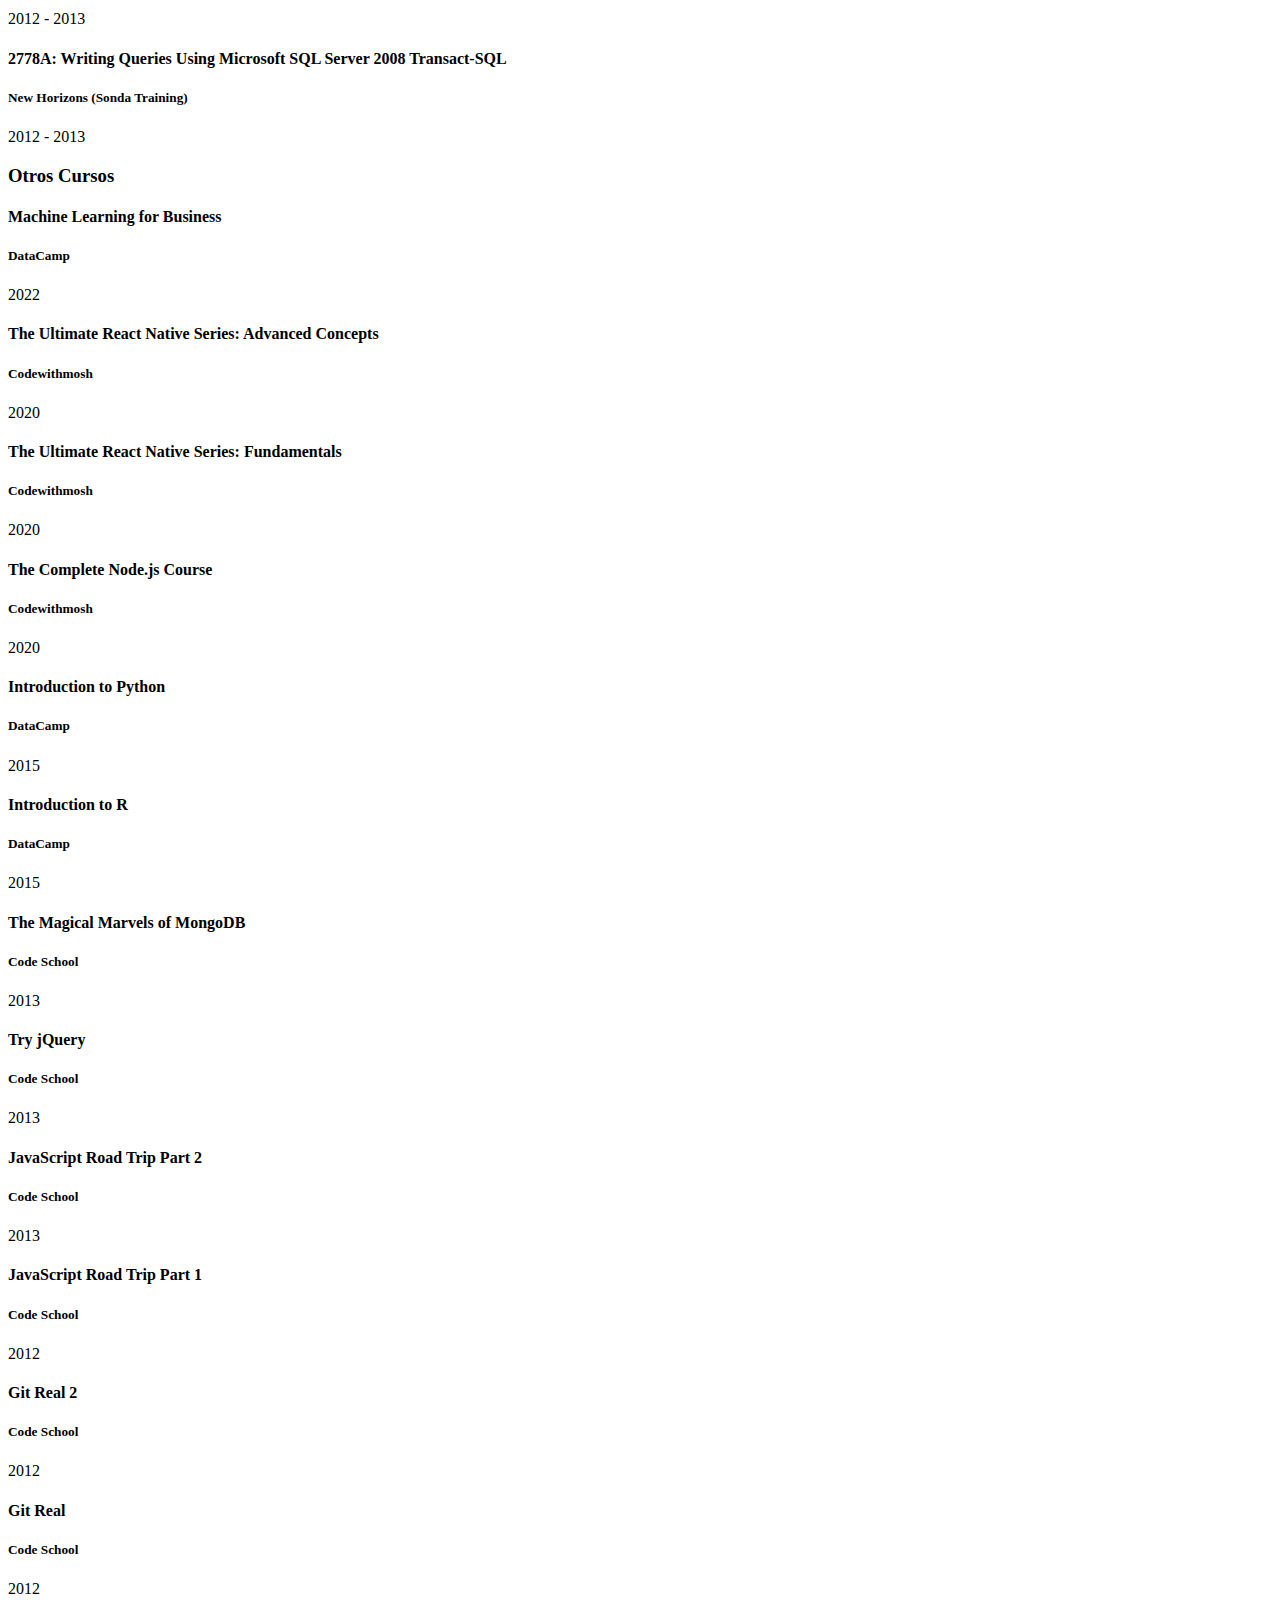
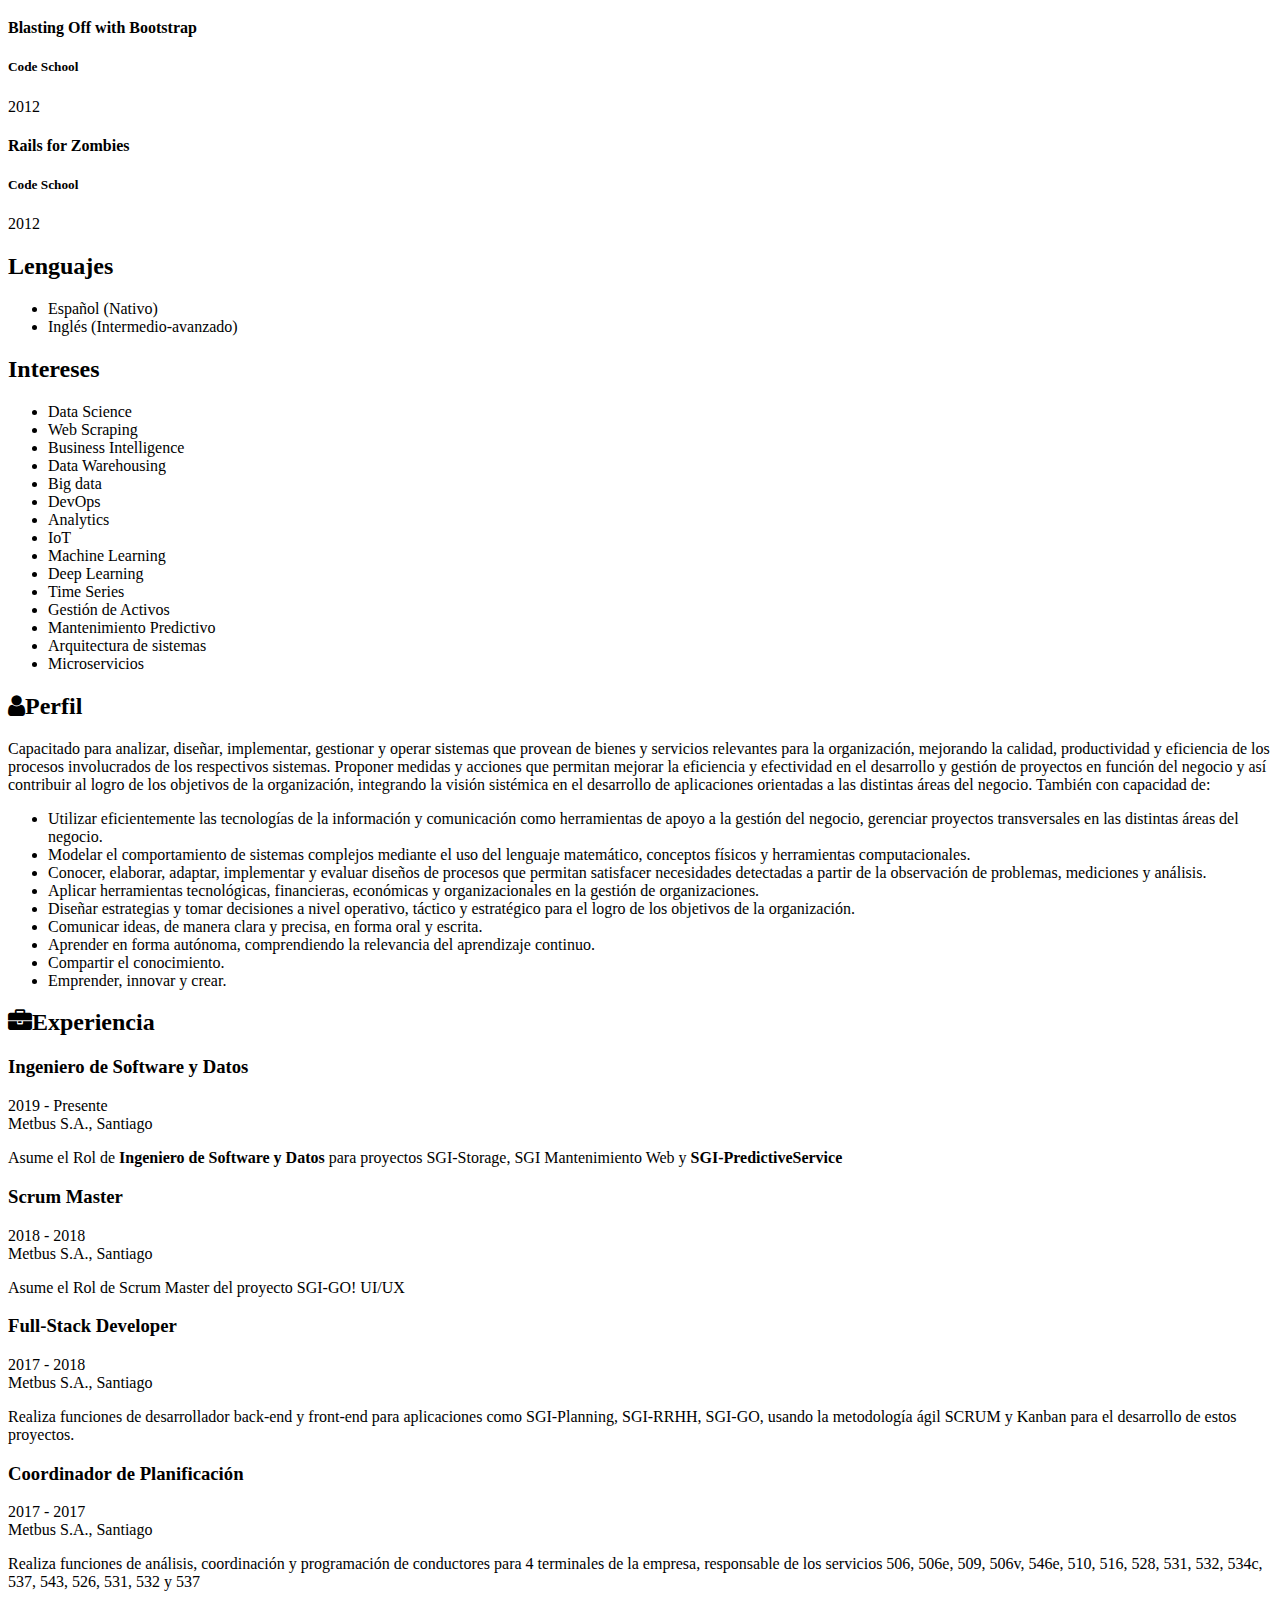
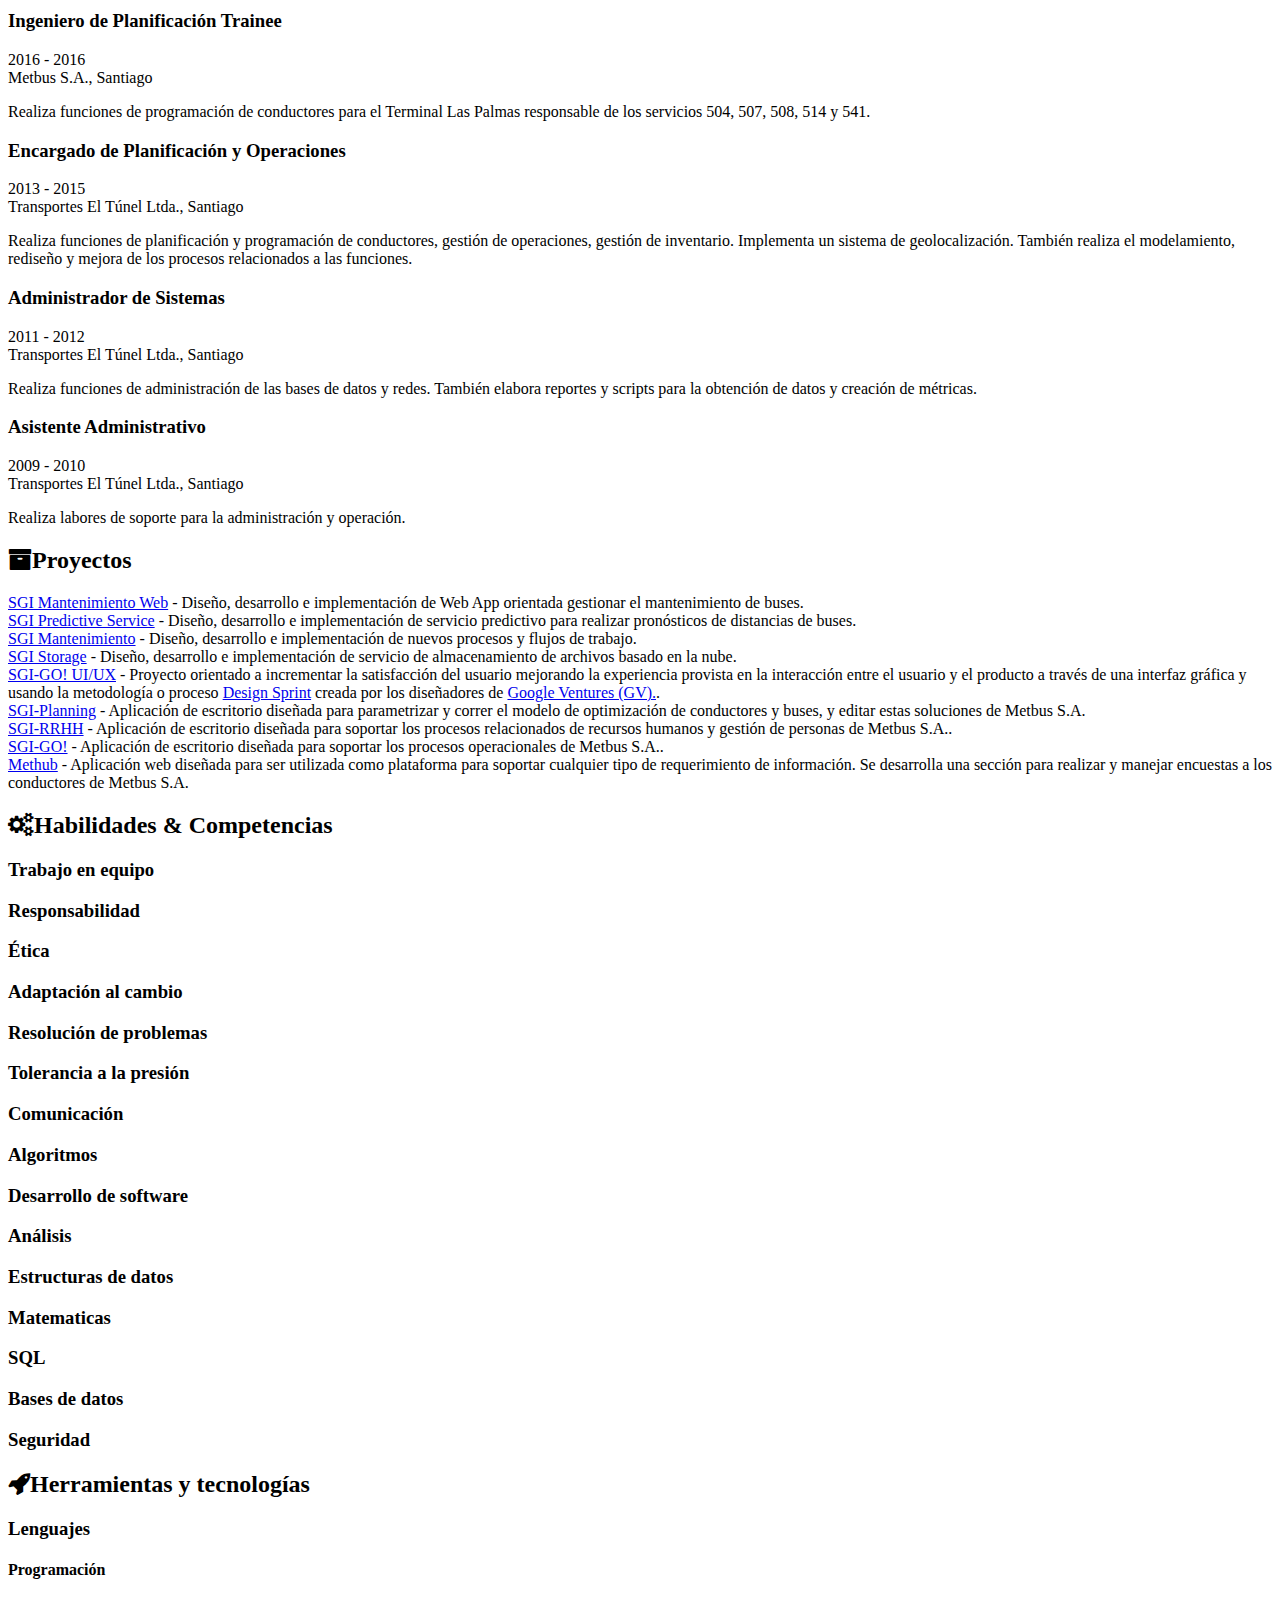
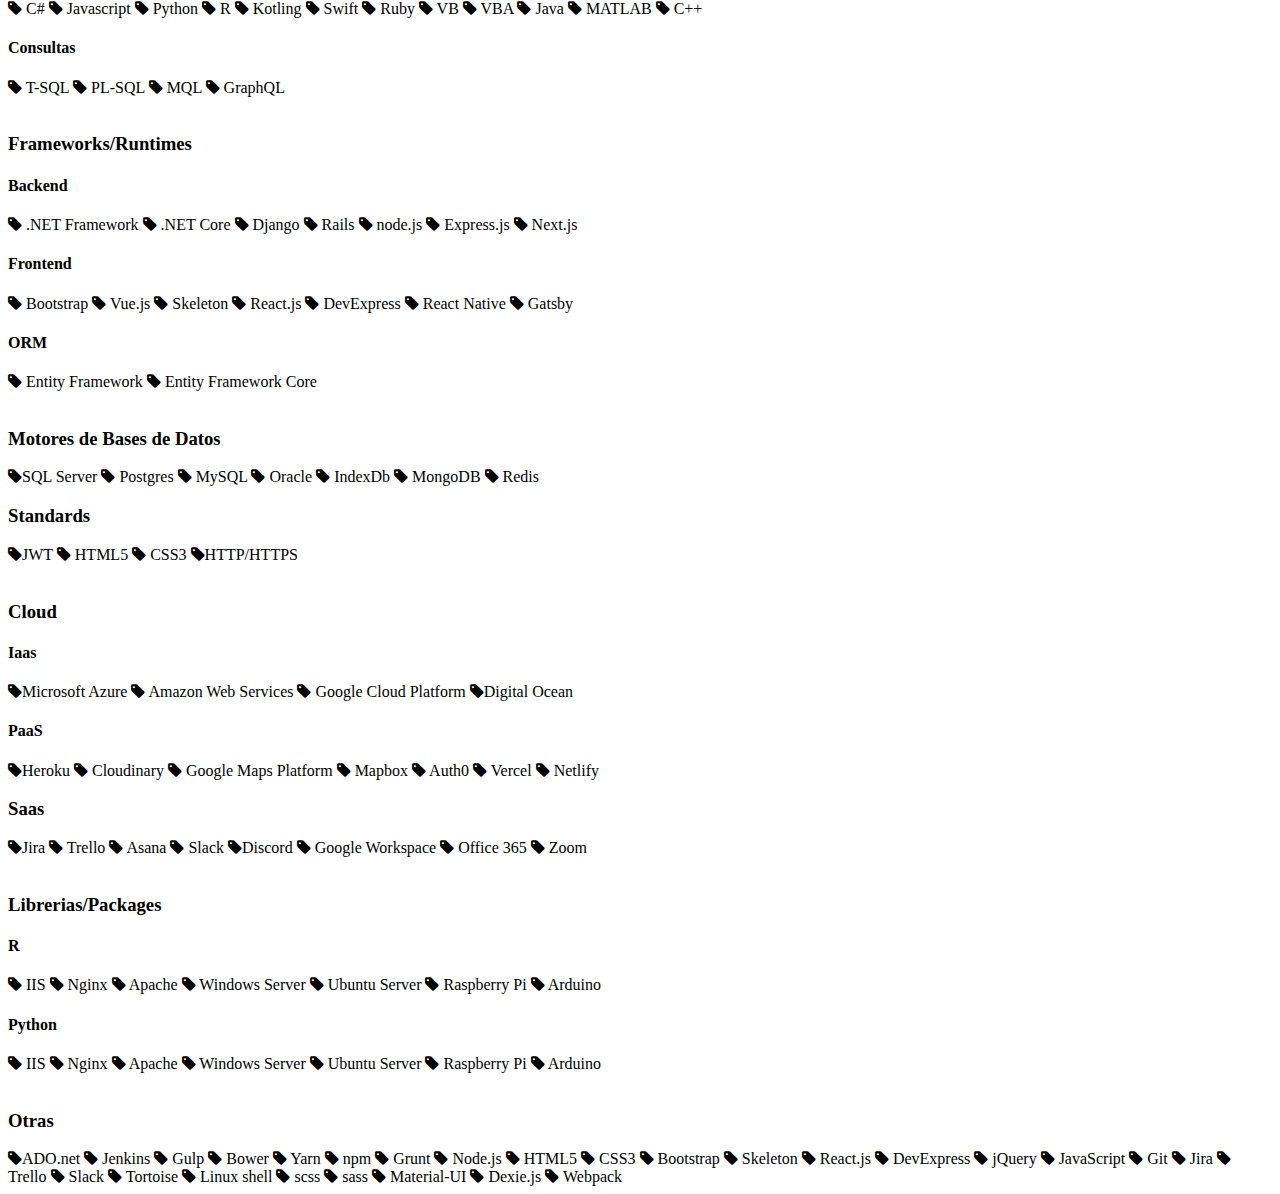
<file: doc.html>
<!DOCTYPE html>
<!--[if IE 8]> <html lang="en" class="ie8"> <![endif]-->  
<!--[if IE 9]> <html lang="en" class="ie9"> <![endif]-->  
<!--[if !IE]><!--> <html lang="en"> <!--<![endif]-->  
<head>
    <title>nlabbe CV</title>
    <!-- Meta -->
    <meta charset="utf-8">
    <meta http-equiv="X-UA-Compatible" content="IE=edge">
    <meta name="viewport" content="width=device-width, initial-scale=1.0">
    <meta name="description" content="nlabbe CV">
    <meta name="author" content="Xiaoying Riley at 3rd Wave Media">    
    <link rel="shortcut icon" href="favicon.ico">  
    <link href='https://fonts.googleapis.com/css?family=Roboto:400,500,400italic,300italic,300,500italic,700,700italic,900,900italic' rel='stylesheet' type='text/css'>
    <!-- Global CSS -->
    <!-- <link rel="stylesheet" href="assets/plugins/bootstrap/css/bootstrap.min.css"> -->
    <link href="https://cdn.jsdelivr.net/npm/bootstrap@5.1.3/dist/css/bootstrap.min.css" rel="stylesheet" integrity="sha384-1BmE4kWBq78iYhFldvKuhfTAU6auU8tT94WrHftjDbrCEXSU1oBoqyl2QvZ6jIW3" crossorigin="anonymous">
    <!-- Plugins CSS -->
    <!-- <link rel="stylesheet" href="assets/plugins/font-awesome/css/font-awesome.css"> -->
    <link rel="stylesheet" href="https://maxcdn.bootstrapcdn.com/font-awesome/4.7.0/css/font-awesome.min.css">
    
    <!-- Theme CSS -->  
    <!-- <link id="theme-style" rel="stylesheet" href="assets/css/styles.css"> -->
    <!-- HTML5 shim and Respond.js for IE8 support of HTML5 elements and media queries -->
    <!--[if lt IE 9]>
      <script src="https://oss.maxcdn.com/html5shiv/3.7.2/html5shiv.min.js"></script>
      <script src="https://oss.maxcdn.com/respond/1.4.2/respond.min.js"></script>
    <![endif]-->
     <!-- <link rel="stylesheet" type="text/css" href="https://printjs-4de6.kxcdn.com/print.min.css"> -->

</head> 

<body>
    <div class="container">
        <div class="row">
            <div class="col-3 order-2">
                <div>
                    <img class="img-circle" style="width: 100px; height: 100px" src="assets/images/IMG_1003.JPG" alt="" />
                    <h2 class="name">Nicolás Labbé</h2>
                    <h3 class="tagline">Ingeniero Civil Industrial</h3>
                </div>
                <div>
                    <ul class="list-unstyled contact-list">
                        <li class="email"><i class="fa fa-birthday-cake" aria-hidden="true"></i><a>14 de Junio de 1990</a></li>
                        <li class="email"><i class="fa fa-id-card" aria-hidden="true"></i><a>17.318.110-8</a></li>

                        <li class="email"><i class="fa fa-flag" aria-hidden="true"></i><a>Chilena</a></li>
                        <li class="email"><i class="fa fa-heart" aria-hidden="true"></i><a>Soltero</a></li>
                        <li class="email"><i class="fa fa-map-marker" aria-hidden="true"></i><a>Santiago, Chile, RM</a></li>

                        <li class="email"><i class="fa fa-envelope"></i><a href="mailto: nlabbe@gmail.com">nlabbea@gmail.com</a></li>
                        <li class="phone"><i class="fa fa-phone"></i><a href="tel:0123 456 789">(+56) 9 5255 88 49</a></li>
                        <li class="website"><i class="fa fa-globe"></i><a target="_blank">nlabbe.github.io</a></li>
                        <li class="linkedin"><i class="fa fa-linkedin"></i><a href="#" target="_blank">linkedin.com/in/nlabbe</a></li>
                        <li class="github"><i class="fa fa-github"></i><a href="#" target="_blank">github.com/nlabbe</a></li>
                    </ul>
                </div>
                <div>
                    <h2 class="container-block-title">Educación</h2>
                <h3 class="container-block-title">Postgrado</h3>
                <div class="item">
                    <h4 class="degree">Magíster en Data Science (Aceptado)</h4>
                    <h5 class="meta">Universidad Adolfo Ibañez </h5>
                    <div class="time">2022 - Presente</div>
                </div><!--//item-->
                <h3 class="container-block-title">Pregrado</h3>
                <div class="item">
                    <h4 class="degree">Ingeniería Civil Industrial</h4>
                    <h5 class="meta">Universidad Nacional Andrés Bello </h5>
                    <div class="time">2014 - 2017</div>
                </div><!--//item-->
                <div class="item">
                    <h4 class="degree">Ingeniería Civil Industrial</h4>
                    <h5 class="meta">Universidad Diego Portales</h5>
                    <div class="time">2008 - 2011</div>
                </div><!--//item-->
                <h3 class="container-block-title">Cursos</h3>
                <div class="item">
                    <h4 class="degree">Introducción al Machine Learning con Python y Aplicaciones Financieras</h4>
                    <h5 class="meta">Facultad Economía y Negocios - Universidad de Chile</h5>
                    <div class="time">2022</div>
                </div><!--//item-->
                <div class="item">
                    <h4 class="degree">10264A: Developing Web Applications with Microsoft® Visual Studio® 2010</h4>
                    <h5 class="meta">New Horizons (Sonda Training)</h5>
                    <div class="time">2012 - 2013</div>
                </div><!--//item-->
                <div class="item">
                    <h4 class="degree">10264A: Developing Web Applications with Microsoft® Visual Studio® 2010</h4>
                    <h5 class="meta">New Horizons (Sonda Training)</h5>
                    <div class="time">2012 - 2013</div>
                </div><!--//item-->
                <div class="item">
                    <h4 class="degree">6232B: Implementing a Microsoft SQL Server 2008 R2 Database</h4>
                    <h5 class="meta">New Horizons (Sonda Training)</h5>
                    <div class="time">2012 - 2013</div>
                </div><!--//item-->
                <div class="item">
                    <h4 class="degree">10267A: Introduction to Web Development with Microsoft Visual Studio 2010</h4>
                    <h5 class="meta">New Horizons (Sonda Training)</h5>
                    <div class="time">2012 - 2013</div>
                </div><!--//item-->
                <div class="item">
                    <h4 class="degree">10266A: Programming in C# with Microsoft Visual Studio 2010</h4>
                    <h5 class="meta">New Horizons (Sonda Training)</h5>
                    <div class="time">2012 - 2013</div>
                </div><!--//item-->
                <div class="item">
                    <h4 class="degree">2778A: Writing Queries Using Microsoft SQL Server 2008 Transact-SQL</h4>
                    <h5 class="meta">New Horizons (Sonda Training)</h5>
                    <div class="time">2012 - 2013</div>
                </div><!--//item-->

                <h3 class="container-block-title">Otros Cursos</h3>
                <div class="item">
                    <h4 class="degree">Machine Learning for Business</h4>
                    <h5 class="meta">DataCamp</h5>
                    <div class="time">2022</div>
                </div><!--//item-->
                <div class="item">
                    <h4 class="degree">The Ultimate React Native Series: Advanced Concepts</h4>
                    <h5 class="meta">Codewithmosh</h5>
                    <div class="time">2020</div>
                </div><!--//item-->
                <div class="item">
                    <h4 class="degree">The Ultimate React Native Series: Fundamentals</h4>
                    <h5 class="meta">Codewithmosh</h5>
                    <div class="time">2020</div>
                </div><!--//item-->
                <div class="item">
                    <h4 class="degree">The Complete Node.js Course</h4>
                    <h5 class="meta">Codewithmosh</h5>
                    <div class="time">2020</div>
                </div><!--//item-->
                <div class="item">
                    <h4 class="degree">Introduction to Python</h4>
                    <h5 class="meta">DataCamp</h5>
                    <div class="time">2015</div>
                </div><!--//item-->
                <div class="item">
                    <h4 class="degree">Introduction to R</h4>
                    <h5 class="meta">DataCamp</h5>
                    <div class="time">2015</div>
                </div><!--//item-->
                <div class="item">
                    <h4 class="degree">The Magical Marvels of MongoDB</h4>
                    <h5 class="meta">Code School</h5>
                    <div class="time">2013</div>
                </div><!--//item-->
                <div class="item">
                    <h4 class="degree">Try jQuery</h4>
                    <h5 class="meta">Code School</h5>
                    <div class="time">2013</div>
                </div><!--//item-->
                <div class="item">
                    <h4 class="degree">JavaScript Road Trip Part 2</h4>
                    <h5 class="meta">Code School</h5>
                    <div class="time">2013</div>
                </div><!--//item-->
                <div class="item">
                    <h4 class="degree">JavaScript Road Trip Part 1</h4>
                    <h5 class="meta">Code School</h5>
                    <div class="time">2012</div>
                </div><!--//item-->
                <div class="item">
                    <h4 class="degree">Git Real 2</h4>
                    <h5 class="meta">Code School</h5>
                    <div class="time">2012</div>
                </div><!--//item-->
                <div class="item">
                    <h4 class="degree">Git Real</h4>
                    <h5 class="meta">Code School</h5>
                    <div class="time">2012</div>
                </div><!--//item-->
                <div class="item">
                    <h4 class="degree">Blasting Off with Bootstrap</h4>
                    <h5 class="meta">Code School</h5>
                    <div class="time">2012</div>
                </div><!--//item-->
                <div class="item">
                    <h4 class="degree">Rails for Zombies</h4>
                    <h5 class="meta">Code School</h5>
                    <div class="time">2012</div>
                </div><!--//item-->
                </div>
                <div>
                    <h2 class="container-block-title">Lenguajes</h2>
                    <ul class="list-unstyled interests-list">
                        <li>Español <span class="lang-desc">(Nativo)</span></li>
                        <li>Inglés <span class="lang-desc">(Intermedio-avanzado)</span></li>
                    </ul>
                </div>
                <div>
                    <h2 class="container-block-title">Intereses</h2>
                    <ul class="list-unstyled interests-list">
                        <li>Data Science</li>
                        <li>Web Scraping</li>
                        <li>Business Intelligence</li>
                        <li>Data Warehousing</li>
                        <li>Big data</li>
                        <li>DevOps</li>
                        <li>Analytics</li>
                        <li>IoT</li>
                        <li>Machine Learning</li>
                        <li>Deep Learning</li>
                        <li>Time Series</li>
                        <li>Gestión de Activos</li>
                        <li>Mantenimiento Predictivo</li>
                        <li>Arquitectura de sistemas</li>
                        <li>Microservicios</li>
                    </ul>
                </div>
            </div>
            <div class="col-9 order-1">
                <section class="section summary-section">
                    <h2 class="section-title"><i class="fa fa-user"></i>Perfil</h2>
                    <div class="summary">
                        <p> Capacitado para analizar, diseñar, implementar, gestionar y operar sistemas que provean de bienes y servicios relevantes para la organización, mejorando la calidad, productividad y eficiencia de los procesos involucrados de los respectivos sistemas. Proponer medidas y acciones que permitan mejorar la eficiencia y efectividad en el desarrollo y gestión de proyectos en función del negocio y así contribuir al logro de los objetivos de la organización, integrando la visión sistémica en el desarrollo de aplicaciones orientadas a las distintas áreas del negocio. 

                        También con capacidad de:
                        </p>
                        <ul>
                            <li>Utilizar eficientemente las tecnologías de la información y comunicación como herramientas de apoyo a la gestión del negocio, gerenciar proyectos transversales en las distintas áreas del negocio.</li>
                            <li>Modelar el comportamiento de sistemas complejos mediante el uso del lenguaje matemático, conceptos físicos y herramientas computacionales.</li>
                            <li>Conocer, elaborar, adaptar, implementar y evaluar diseños de procesos que permitan satisfacer necesidades detectadas a partir de la observación de problemas, mediciones y análisis.</li>
                            <li>Aplicar herramientas tecnológicas, financieras, económicas y organizacionales en la gestión de organizaciones.</li>
                            <li>Diseñar estrategias y tomar decisiones a nivel operativo, táctico y estratégico para el logro de los objetivos de la organización.</li>
                            <li>Comunicar ideas, de manera clara y precisa, en forma oral y escrita.</li>
                            <li>Aprender en forma autónoma, comprendiendo la relevancia del aprendizaje continuo.</li>
                            <li>Compartir el conocimiento.</li>
                            <li>Emprender, innovar y crear.</li>
                        </ul>
                    </div><!--//summary-->
                </section><!--//section-->
                <section class="section experiences-section">
                    <h2 class="section-title"><i class="fa fa-briefcase"></i>Experiencia</h2>

                    <div class="item">
                        <div class="meta">
                            <div class="upper-row">
                                <h3 class="job-title">Ingeniero de Software y Datos</h3>
                                <div class="time">2019 - Presente</div>
                            </div><!--//upper-row-->
                            <div class="company">Metbus S.A., Santiago</div>
                        </div><!--//meta-->
                        <div class="details">
                            <p>Asume el Rol de <b>Ingeniero de Software y Datos</b> para proyectos SGI-Storage, SGI Mantenimiento Web y <b>SGI-PredictiveService</b></p>  
                        </div><!--//details-->
                    </div><!--//item-->

                    <div class="item">
                        <div class="meta">
                            <div class="upper-row">
                                <h3 class="job-title">Scrum Master</h3>
                                <div class="time">2018 - 2018</div>
                            </div><!--//upper-row-->
                            <div class="company">Metbus S.A., Santiago</div>
                        </div><!--//meta-->
                        <div class="details">
                            <p>Asume el Rol de Scrum Master del proyecto SGI-GO! UI/UX</p>  
                        </div><!--//details-->
                    </div><!--//item-->

                    
                    <div class="item">
                        <div class="meta">
                            <div class="upper-row">
                                <h3 class="job-title">Full-Stack Developer</h3>
                                <div class="time">2017 - 2018</div>
                            </div><!--//upper-row-->
                            <div class="company">Metbus S.A., Santiago</div>
                        </div><!--//meta-->
                        <div class="details">
                            <p>Realiza funciones de desarrollador back-end y front-end para aplicaciones como SGI-Planning, SGI-RRHH, SGI-GO, usando la metodología ágil SCRUM y Kanban para el desarrollo de estos proyectos.</p>  
                        </div><!--//details-->
                    </div><!--//item-->

                    <div class="item">
                        <div class="meta">
                            <div class="upper-row">
                                <h3 class="job-title">Coordinador de Planificación</h3>
                                <div class="time">2017 - 2017</div>
                            </div><!--//upper-row-->
                            <div class="company">Metbus S.A., Santiago</div>
                        </div><!--//meta-->
                        <div class="details">
                            <p>Realiza funciones de análisis, coordinación y programación de conductores para 4 terminales de la empresa, responsable de los servicios 506, 506e, 509, 506v, 546e, 510, 516, 528, 531, 532, 534c, 537, 543, 526, 531, 532 y 537</p>
                        </div><!--//details-->
                    </div><!--//item-->
                    
                    <div class="item">
                        <div class="meta">
                            <div class="upper-row">
                                <h3 class="job-title">Ingeniero de Planificación Trainee</h3>
                                <div class="time">2016 - 2016</div>
                            </div><!--//upper-row-->
                            <div class="company">Metbus S.A., Santiago</div>
                        </div><!--//meta-->
                        <div class="details">
                            <p>Realiza funciones de programación de conductores para el Terminal Las Palmas responsable de los servicios 504, 507, 508, 514 y 541.</p>  
                            
                        </div><!--//details-->
                    </div><!--//item-->
                    
                    <div class="item">
                        <div class="meta">
                            <div class="upper-row">
                                <h3 class="job-title">Encargado de Planificación y Operaciones</h3>
                                <div class="time">2013 - 2015</div>
                            </div><!--//upper-row-->
                            <div class="company">Transportes El Túnel Ltda., Santiago</div>
                        </div><!--//meta-->
                        <div class="details">
                            <p>Realiza funciones de planificación y programación de conductores, gestión de operaciones, gestión de inventario. Implementa un sistema de geolocalización. También realiza el modelamiento, rediseño y mejora de los procesos relacionados a las funciones.</p>  
                        </div><!--//details-->
                    </div><!--//item-->

                    <div class="item">
                        <div class="meta">
                            <div class="upper-row">
                                <h3 class="job-title">Administrador de Sistemas</h3>
                                <div class="time">2011 - 2012</div>
                            </div><!--//upper-row-->
                            <div class="company">Transportes El Túnel Ltda., Santiago</div>
                        </div><!--//meta-->
                        <div class="details">
                            <p>Realiza funciones de administración de las bases de datos y redes. También elabora reportes y scripts para la obtención de datos y creación de métricas.</p>  
                        </div><!--//details-->
                    </div><!--//item-->

                    <div class="item">
                        <div class="meta">
                            <div class="upper-row">
                                <h3 class="job-title">Asistente Administrativo</h3>
                                <div class="time">2009 - 2010</div>
                            </div><!--//upper-row-->
                            <div class="company">Transportes El Túnel Ltda., Santiago</div>
                        </div><!--//meta-->
                        <div class="details">
                            <p>Realiza labores de soporte para la administración y operación. </p>  
                        </div><!--//details-->
                    </div><!--//item-->
                    
                </section><!--//section-->
                <section class="section projects-section">
                    <h2 class="section-title"><i class="fa fa-archive"></i>Proyectos</h2>
                    <!-- <div class="intro">
                        <p>Con participación en los siguientes proyectos:</p>
                    </div> -->
                    <!--//intro-->
                    <div class="item">
                        <span class="project-title"><a href="#hook">SGI Mantenimiento Web</a></span> - <span class="project-tagline">Diseño, desarrollo e implementación de Web App orientada gestionar el mantenimiento de buses.</span>
                    </div><!--//item-->
                    <div class="item">
                        <span class="project-title"><a href="#hook">SGI Predictive Service</a></span> - <span class="project-tagline">Diseño, desarrollo e implementación de servicio predictivo para realizar pronósticos de distancias de buses.</span>
                    </div><!--//item-->
                    <div class="item">
                        <span class="project-title"><a href="#hook">SGI Mantenimiento</a></span> - <span class="project-tagline">Diseño, desarrollo e implementación de nuevos procesos y flujos de trabajo.</span>
                    </div><!--//item-->
                    <div class="item">
                        <span class="project-title"><a href="#hook">SGI Storage</a></span> - <span class="project-tagline">Diseño, desarrollo e implementación de servicio de almacenamiento de archivos basado en la nube.</span>
                    </div><!--//item-->
                    <div class="item">
                        <span class="project-title"><a href="#hook">SGI-GO! UI/UX</a></span> - <span class="project-tagline">Proyecto orientado a incrementar la satisfacción del usuario mejorando la experiencia provista en la interacción entre el usuario y el producto a través de una interfaz gráfica y usando la metodología o proceso <a href="http://www.gv.com/sprint/">Design Sprint</a> creada por los diseñadores de <a href="http://www.gv.com/">Google Ventures (GV).</a><!--  enhancing customer satisfaction and loyalty by improving the usability, ease of use, and pleasure provided in the interaction between the customer and the product -->.</span>
                    </div><!--//item-->
                    <div class="item">
                        <span class="project-title"><a href="#hook">SGI-Planning</a></span> - <span class="project-tagline">Aplicación de escritorio diseñada para parametrizar y correr el modelo de optimización de conductores y buses, y editar estas soluciones de Metbus S.A.</span>
                    </div><!--//item-->
                    <div class="item">
                        <span class="project-title"><a href="http://themes.3rdwavemedia.com/website-templates/responsive-bootstrap-theme-web-development-agencies-devstudio/" target="_blank">SGI-RRHH</a></span> - 
                        <span class="project-tagline">Aplicación de escritorio diseñada para soportar los procesos relacionados de recursos humanos y gestión de personas de Metbus S.A..</span>
                    </div><!--//item-->
                    <div class="item">
                        <span class="project-title"><a href="http://themes.3rdwavemedia.com/website-templates/responsive-bootstrap-theme-for-startups-tempo/" target="_blank">SGI-GO!</a></span> - <span class="project-tagline">Aplicación de escritorio diseñada para soportar los procesos operacionales de Metbus S.A..</span>
                    </div><!--//item-->
                    <div class="item">
                        <span class="project-title"><a href="http://themes.3rdwavemedia.com/website-templates/responsive-bootstrap-theme-for-mobile-apps-delta/" target="_blank">Methub</a></span> - <span class="project-tagline">Aplicación web diseñada para ser utilizada como plataforma para soportar cualquier tipo de requerimiento de información. Se desarrolla una sección para realizar y manejar encuestas a los conductores de Metbus S.A.</span>
                    </div><!--//item-->
                    <!-- <div class="item">
                        <span class="project-title"><a href="hhttp://themes.3rdwavemedia.com/website-templates/responsive-bootstrap-theme-mobile-apps-atom/" target="_blank">Ingedocs</a></span> - <span class="project-tagline">Aplicación web diseñada para llevar la gestión documental de los clientes de Ingeduca.</span>
                    </div> -->
                    
                </section><!--//section-->
                <section class="skills-section section">
                    <h2 class="section-title"><i class="fa fa-cogs" aria-hidden="true"></i>Habilidades &amp; Competencias</h2>
                    <div class="row">
                        <div class="col-md-12">
                            <div class="skillset">        
                                <div class="item">
                                    <h3 class="level-title">Trabajo en equipo</h3>
                                    <div class="level-bar">
                                        <div class="level-bar-inner" data-level="100%">
                                        </div>                                      
                                    </div><!--//level-bar-->                                 
                                </div><!--//item-->
                                
                                <div class="item">
                                    <h3 class="level-title">Responsabilidad</h3>
                                    <div class="level-bar">
                                        <div class="level-bar-inner" data-level="100%">
                                        </div>                                      
                                    </div><!--//level-bar-->                                 
                                </div><!--//item-->
                                
                                <div class="item">
                                    <h3 class="level-title">Ética</h3>
                                    <div class="level-bar">
                                        <div class="level-bar-inner" data-level="100%">
                                        </div>                                      
                                    </div><!--//level-bar-->                                 
                                </div><!--//item-->

                                <div class="item">
                                    <h3 class="level-title">Adaptación al cambio</h3>
                                    <div class="level-bar">
                                        <div class="level-bar-inner" data-level="95%">
                                        </div>                                      
                                    </div><!--//level-bar-->         
                                </div><!--//item-->
                                
                                <div class="item">
                                    <h3 class="level-title">Resolución de problemas</h3>
                                    <div class="level-bar">
                                        <div class="level-bar-inner" data-level="90%">
                                        </div>                                      
                                    </div><!--//level-bar-->                                 
                                </div><!--//item-->
                                
                                <div class="item">
                                    <h3 class="level-title">Tolerancia a la presión</h3>
                                    <div class="level-bar">
                                        <div class="level-bar-inner" data-level="90%">
                                        </div>                                      
                                    </div><!--//level-bar-->
                                </div><!--//item-->

                                <div class="item">
                                    <h3 class="level-title">Comunicación</h3>
                                    <div class="level-bar">
                                        <div class="level-bar-inner" data-level="95%">
                                        </div>                                      
                                    </div><!--//level-bar-->
                                </div><!--//item-->
                                
                                
                            </div><!-- skillset -->
                        </div><!-- col -->
                        <div class="col-md-6">
                            <div class="skillset">        
                                
                            </div><!-- skillset -->
                        </div><!-- col -->
                    </div><!-- row -->
                    <div class="row">
                        <div class="col-md-12">
                            <div class="skillset">        
                                <div class="item">
                                    <h3 class="level-title">Algoritmos</h3>
                                    <div class="level-bar">
                                        <div class="level-bar-inner" data-level="80%">
                                        </div>                                      
                                    </div><!--//level-bar-->                                 
                                </div><!--//item-->
                                
                                <div class="item">
                                    <h3 class="level-title">Desarrollo de software</h3>
                                    <div class="level-bar">
                                        <div class="level-bar-inner" data-level="100%">
                                        </div>                                      
                                    </div><!--//level-bar-->                                 
                                </div><!--//item-->

                                <div class="item">
                                    <h3 class="level-title">Análisis</h3>
                                    <div class="level-bar">
                                        <div class="level-bar-inner" data-level="99%">
                                        </div>                                      
                                    </div><!--//level-bar-->                                 
                                </div><!--//item-->

                                <div class="item">
                                    <h3 class="level-title">Estructuras de datos</h3>
                                    <div class="level-bar">
                                        <div class="level-bar-inner" data-level="95%">
                                        </div>                                      
                                    </div><!--//level-bar-->                                 
                                </div><!--//item-->
                                
                                <div class="item">
                                    <h3 class="level-title">Matematicas</h3>
                                    <div class="level-bar">
                                        <div class="level-bar-inner" data-level="80%">
                                        </div>                                      
                                    </div><!--//level-bar-->                                 
                                </div><!--//item-->

                                <div class="item">
                                    <h3 class="level-title">SQL</h3>
                                    <div class="level-bar">
                                        <div class="level-bar-inner" data-level="98%">
                                        </div>                                      
                                    </div><!--//level-bar-->         
                                </div><!--//item-->
                                
                                <div class="item">
                                    <h3 class="level-title">Bases de datos</h3>
                                    <div class="level-bar">
                                        <div class="level-bar-inner" data-level="98%">
                                        </div>                                      
                                    </div><!--//level-bar-->                                 
                                </div><!--//item-->
                                
                                <div class="item">
                                    <h3 class="level-title">Seguridad</h3>
                                    <div class="level-bar">
                                        <div class="level-bar-inner" data-level="70%">
                                        </div>                                      
                                    </div><!--//level-bar-->
                                </div><!--//item-->
                                
                                
                            </div><!-- skillset -->
                        </div><!-- col -->
                        <div class="col-md-6">
                            <div class="skillset">        
                                
                            </div><!-- skillset -->
                        </div><!-- col -->
                    </div><!-- row -->
                    
                </section><!--//skills-section-->
                <section class="skills-section section">
                    <h2 class="section-title"><i class="fa fa-rocket"></i>Herramientas y tecnologías</h2>
                    <h3 class="section-title">Lenguajes</h3>
                    <div class="row">
                        <div class="col-md-6">
                            <h4 class="section-title">Programación</h4>
                            <span class="label label-success"><i class="fa fa-tag" aria-hidden="true"></i> C#</span>
                            <span class="label label-success"><i class="fa fa-tag" aria-hidden="true"></i> Javascript</span>
                            <span class="label label-info"><i class="fa fa-tag" aria-hidden="true"></i> Python</span>
                            <span class="label label-success"><i class="fa fa-tag" aria-hidden="true"></i> R</span>
                            <span class="label label-success"><i class="fa fa-tag" aria-hidden="true"></i> Kotling</span>
                            <span class="label label-success"><i class="fa fa-tag" aria-hidden="true"></i> Swift</span>
                            <span class="label label-info"><i class="fa fa-tag" aria-hidden="true"></i> Ruby</span>
                            <span class="label label-warning"><i class="fa fa-tag" aria-hidden="true"></i> VB</span>
                            <span class="label label-danger"><i class="fa fa-tag" aria-hidden="true"></i> VBA</span>
                            <span class="label label-success"><i class="fa fa-tag" aria-hidden="true"></i> Java</span>
                            <span class="label label-success"><i class="fa fa-tag" aria-hidden="true"></i> MATLAB</span>
                            <span class="label label-success"><i class="fa fa-tag" aria-hidden="true"></i> C++</span>
                        </div>
                        <div class="col-md-6">
                            <h4 class="section-title">Consultas</h4>
                            <span class="label label-info"><i class="fa fa-tag" aria-hidden="true"></i> T-SQL</span>
                            <span class="label label-success"><i class="fa fa-tag" aria-hidden="true"></i> PL-SQL</span>
                            <span class="label label-success"><i class="fa fa-tag" aria-hidden="true"></i> MQL</span>
                            <span class="label label-success"><i class="fa fa-tag" aria-hidden="true"></i> GraphQL</span>
                        </div>
                    </div>
                    <br/>
                    <h3 class="section-title">Frameworks/Runtimes</h3>
                    <div class="row">
                        <div class="col-md-4">
                            <h4 class="section-title">Backend</h4>
                            <span class="label label-info"><i class="fa fa-tag" aria-hidden="true"></i> .NET Framework</span>
                            <span class="label label-success"><i class="fa fa-tag" aria-hidden="true"></i> .NET Core</span>
                            <span class="label label-success"><i class="fa fa-tag" aria-hidden="true"></i> Django</span>
                            <span class="label label-info"><i class="fa fa-tag" aria-hidden="true"></i> Rails</span>
                            <span class="label label-info"><i class="fa fa-tag" aria-hidden="true"></i> node.js</span>
                            <span class="label label-info"><i class="fa fa-tag" aria-hidden="true"></i> Express.js</span>
                            <span class="label label-info"><i class="fa fa-tag" aria-hidden="true"></i> Next.js</span>
                        </div>
                        <div class="col-md-4">
                            <h4 class="section-title">Frontend</h4>
                            <span class="label label-info"><i class="fa fa-tag" aria-hidden="true"></i> Bootstrap</span>
                            <span class="label label-info"><i class="fa fa-tag" aria-hidden="true"></i> Vue.js</span>
                            <span class="label label-success"><i class="fa fa-tag" aria-hidden="true"></i> Skeleton</span>
                            <span class="label label-success"><i class="fa fa-tag" aria-hidden="true"></i> React.js</span>
                            <span class="label label-success"><i class="fa fa-tag" aria-hidden="true"></i> DevExpress</span>
                            <span class="label label-success"><i class="fa fa-tag" aria-hidden="true"></i> React Native</span>
                            <span class="label label-success"><i class="fa fa-tag" aria-hidden="true"></i> Gatsby</span>
                        </div>
                        <div class="col-md-4">
                            <h4 class="section-title">ORM</h4>
                            <span class="label label-info"><i class="fa fa-tag" aria-hidden="true"></i> Entity Framework</span>
                            <span class="label label-info"><i class="fa fa-tag" aria-hidden="true"></i> Entity Framework Core</span>
                        </div>
                    </div>
                    <br/>
                    <div class="row">
                        <div class="col-md-6">
                            <h3 class="section-title">Motores de Bases de Datos</h3>
                            <span class="label label-info"><i class="fa fa-tag" aria-hidden="true"></i>SQL Server</span>
                            <span class="label label-success"><i class="fa fa-tag" aria-hidden="true"></i> Postgres</span>
                            <span class="label label-success"><i class="fa fa-tag" aria-hidden="true"></i> MySQL</span>
                            <span class="label label-success"><i class="fa fa-tag" aria-hidden="true"></i> Oracle</span>
                            <span class="label label-success"><i class="fa fa-tag" aria-hidden="true"></i> IndexDb</span>
                            <span class="label label-success"><i class="fa fa-tag" aria-hidden="true"></i> MongoDB</span>
                            <span class="label label-success"><i class="fa fa-tag" aria-hidden="true"></i> Redis</span>
                        </div>
                        <div class="col-md-4">
                            <h3 class="section-title">Standards</h3>
                            <span class="label label-info"><i class="fa fa-tag" aria-hidden="true"></i>JWT</span>
                            <span class="label label-success"><i class="fa fa-tag" aria-hidden="true"></i> HTML5</span>
                            <span class="label label-success"><i class="fa fa-tag" aria-hidden="true"></i> CSS3</span>
                            <span class="label label-success"><i class="fa fa-tag" aria-hidden="true"></i>HTTP/HTTPS</span>
                        </div>
                    </div>
                    <br/>
                    <h3 class="section-title">Cloud</h3>
                    <div class="row">
                        <div class="col-md-4">
                            <h4 class="section-title">Iaas</h4>
                            <span class="label label-info"><i class="fa fa-tag" aria-hidden="true"></i>Microsoft Azure</span>
                            <span class="label label-success"><i class="fa fa-tag" aria-hidden="true"></i> Amazon Web Services</span>
                            <span class="label label-success"><i class="fa fa-tag" aria-hidden="true"></i> Google Cloud Platform</span>
                            <span class="label label-success"><i class="fa fa-tag" aria-hidden="true"></i>Digital Ocean</span>
                        </div>
                        <div class="col-md-4">
                            <h4 class="section-title">PaaS</h4>
                            <span class="label label-info"><i class="fa fa-tag" aria-hidden="true"></i>Heroku</span>
                            <span class="label label-success"><i class="fa fa-tag" aria-hidden="true"></i> Cloudinary</span>
                            <span class="label label-success"><i class="fa fa-tag" aria-hidden="true"></i> Google Maps Platform</span>
                            <span class="label label-success"><i class="fa fa-tag" aria-hidden="true"></i> Mapbox</span>
                            <span class="label label-success"><i class="fa fa-tag" aria-hidden="true"></i> Auth0</span>
                            <span class="label label-success"><i class="fa fa-tag" aria-hidden="true"></i> Vercel</span>
                            <span class="label label-success"><i class="fa fa-tag" aria-hidden="true"></i> Netlify</span>
                        </div>
                        <div class="col-md-4">
                            <h3 class="section-title">Saas</h3>
                            <span class="label label-info"><i class="fa fa-tag" aria-hidden="true"></i>Jira</span>
                            <span class="label label-success"><i class="fa fa-tag" aria-hidden="true"></i> Trello</span>
                            <span class="label label-success"><i class="fa fa-tag" aria-hidden="true"></i> Asana</span>
                            <span class="label label-success"><i class="fa fa-tag" aria-hidden="true"></i> Slack</span>
                            <span class="label label-success"><i class="fa fa-tag" aria-hidden="true"></i>Discord</span>
                            <span class="label label-success"><i class="fa fa-tag" aria-hidden="true"></i> Google Workspace</span>
                            <span class="label label-success"><i class="fa fa-tag" aria-hidden="true"></i> Office 365</span>
                            <span class="label label-success"><i class="fa fa-tag" aria-hidden="true"></i> Zoom</span>
                        </div>
                    </div>
                    <br/>
                    <h3 class="section-title">Librerias/Packages</h3>
                    <div class="row">
                        <div class="col-md-4">
                            <h4 class="section-title">R</h4>
                            <span class="label label-info"><i class="fa fa-tag" aria-hidden="true"></i> IIS</span>
                            <span class="label label-default"><i class="fa fa-tag" aria-hidden="true"></i> Nginx</span>
                            <span class="label label-success"><i class="fa fa-tag" aria-hidden="true"></i> Apache</span>
                            <span class="label label-warning"><i class="fa fa-tag" aria-hidden="true"></i> Windows Server</span>
                            <span class="label label-primary"><i class="fa fa-tag" aria-hidden="true"></i> Ubuntu Server</span>

                            <span class="label label-danger"><i class="fa fa-tag" aria-hidden="true"></i> Raspberry Pi</span>
                            <span class="label label-info"><i class="fa fa-tag" aria-hidden="true"></i> Arduino</span>
                        </div>
                        <div class="col-md-4">
                            <h4 class="section-title">Python</h4>
                            <span class="label label-info"><i class="fa fa-tag" aria-hidden="true"></i> IIS</span>
                            <span class="label label-default"><i class="fa fa-tag" aria-hidden="true"></i> Nginx</span>
                            <span class="label label-success"><i class="fa fa-tag" aria-hidden="true"></i> Apache</span>
                            <span class="label label-warning"><i class="fa fa-tag" aria-hidden="true"></i> Windows Server</span>
                            <span class="label label-primary"><i class="fa fa-tag" aria-hidden="true"></i> Ubuntu Server</span>

                            <span class="label label-danger"><i class="fa fa-tag" aria-hidden="true"></i> Raspberry Pi</span>
                            <span class="label label-info"><i class="fa fa-tag" aria-hidden="true"></i> Arduino</span>
                        </div>
                    </div>
                    <br/>
                    <h3 class="section-title">Otras</h3>
                    <div class="row">
                        <div class="col-md-12">
                            <span class="label label-info"><i class="fa fa-tag" aria-hidden="true"></i>ADO.net</span>
                            <span class="label label-default"><i class="fa fa-tag" aria-hidden="true"></i> Jenkins</span>
                            <span class="label label-default"><i class="fa fa-tag" aria-hidden="true"></i> Gulp</span>
                            <span class="label label-info"><i class="fa fa-tag" aria-hidden="true"></i> Bower</span>
                            <span class="label label-warning"><i class="fa fa-tag" aria-hidden="true"></i> Yarn</span>
                            <span class="label label-danger"><i class="fa fa-tag" aria-hidden="true"></i> npm</span>
                            <span class="label label-danger"><i class="fa fa-tag" aria-hidden="true"></i> Grunt</span>
                            <span class="label label-danger"><i class="fa fa-tag" aria-hidden="true"></i> Node.js</span>

                            <span class="label label-default"><i class="fa fa-tag" aria-hidden="true"></i> HTML5</span>
                            <span class="label label-info"><i class="fa fa-tag" aria-hidden="true"></i> CSS3</span>
                            <span class="label label-default"><i class="fa fa-tag" aria-hidden="true"></i> Bootstrap</span>
                            <span class="label label-info"><i class="fa fa-tag" aria-hidden="true"></i> Skeleton</span>
                            <span class="label label-primary"><i class="fa fa-tag" aria-hidden="true"></i> React.js</span>
                            <span class="label label-primary"><i class="fa fa-tag" aria-hidden="true"></i> DevExpress</span>

                            <span class="label label-success"><i class="fa fa-tag" aria-hidden="true"></i> jQuery</span>
                            <span class="label label-danger"><i class="fa fa-tag" aria-hidden="true"></i> JavaScript</span>

                            <span class="label label-success"><i class="fa fa-tag" aria-hidden="true"></i> Git</span>

                            <span class="label label-info"><i class="fa fa-tag" aria-hidden="true"></i> Jira</span>
                            <span class="label label-info"><i class="fa fa-tag" aria-hidden="true"></i> Trello</span>
                            <span class="label label-warning"><i class="fa fa-tag" aria-hidden="true"></i> Slack</span>
                            <span class="label label-danger"><i class="fa fa-tag" aria-hidden="true"></i> Tortoise</span>
                            <span class="label label-default"><i class="fa fa-tag" aria-hidden="true"></i> Linux shell</span>

                            <span class="label label-primary"><i class="fa fa-tag" aria-hidden="true"></i> scss</span>
                            <span class="label label-success"><i class="fa fa-tag" aria-hidden="true"></i> sass</span>
                            <span class="label label-success"><i class="fa fa-tag" aria-hidden="true"></i> Material-UI</span>
                            <span class="label label-success"><i class="fa fa-tag" aria-hidden="true"></i> Dexie.js</span>
                            <span class="label label-success"><i class="fa fa-tag" aria-hidden="true"></i> Webpack</span>
                        </div>
                    </div>
                    
                </section>
            </div>
        </div>
    </div>
 
    <footer class="footer">
        <div class="text-center">
                <!--/* This template is released under the Creative Commons Attribution 3.0 License. Please keep the attribution link below when using for your own project. Thank you for your support. :) If you'd like to use the template without the attribution, you can check out other license options via our website: themes.3rdwavemedia.com */-->
                <!-- <small class="copyright">Designed with <i class="fa fa-heart"></i> by <a href="http://themes.3rdwavemedia.com" target="_blank">Xiaoying Riley</a> for developers</small> -->
        </div><!--//container-->
    </footer><!--//footer-->
 
    <!-- Javascript -->
    <script src="https://cdn.jsdelivr.net/npm/@popperjs/core@2.10.2/dist/umd/popper.min.js" integrity="sha384-7+zCNj/IqJ95wo16oMtfsKbZ9ccEh31eOz1HGyDuCQ6wgnyJNSYdrPa03rtR1zdB" crossorigin="anonymous"></script>
    <script src="https://cdn.jsdelivr.net/npm/bootstrap@5.1.3/dist/js/bootstrap.min.js" integrity="sha384-QJHtvGhmr9XOIpI6YVutG+2QOK9T+ZnN4kzFN1RtK3zEFEIsxhlmWl5/YESvpZ13" crossorigin="anonymous"></script>

    <!-- <script type="text/javascript" src="assets/plugins/jquery-1.11.3.min.js"></script>
    <script type="text/javascript" src="assets/plugins/bootstrap/js/bootstrap.min.js"></script>     -->
    <!-- custom js -->
    <script type="text/javascript" src="assets/js/main.js"></script>
    <script src="https://printjs-4de6.kxcdn.com/print.min.js"></script>
</body>
</html>
</file>
<file: assets/css/styles.css>
/*   
 * Template Name: Orbit - Responsive Resume/CV Template for Developers
 * Version: 1.0
 * Author: Xiaoying Riley
 * Twitter: @3rdwave_themes
 * License: Creative Commons Attribution 3.0 License
 * Website: http://themes.3rdwavemedia.com/
*/
/* styles.css */
/* ======= Base ======= */
body {
  font-family: 'Roboto', sans-serif;
  color: #545E6C;
  background: #f5f5f5;
  font-size: 14px;
  padding: 30px;
  -webkit-font-smoothing: antialiased;
  -moz-osx-font-smoothing: grayscale;
}
h1,
h2,
h3,
h4,
h5,
h6 {
  font-weight: 700;
}
a {
  color: #2d7788;
  -webkit-transition: all 0.4s ease-in-out;
  -moz-transition: all 0.4s ease-in-out;
  -ms-transition: all 0.4s ease-in-out;
  -o-transition: all 0.4s ease-in-out;
}
a:hover {
  text-decoration: underline;
  color: #1a454f;
}
a:focus {
  text-decoration: none;
}
p {
  line-height: 1.5;
}
.wrapper {
  background: #42A8C0;
  max-width: 960px;
  margin: 0 auto;
  position: relative;
  -webkit-box-shadow: 0px 2px 4px rgba(0, 0, 0, 0.1);
  -moz-box-shadow: 0px 2px 4px rgba(0, 0, 0, 0.1);
  box-shadow: 0px 2px 4px rgba(0, 0, 0, 0.1);
}
.sidebar-wrapper {
  background: #42A8C0;
  position: absolute;
  right: 0;
  width: 240px;
  height: 100%;
  min-height: 800px;
  color: #fff;
}
.sidebar-wrapper a {
  color: #fff;
}
.sidebar-wrapper .profile-container {
  padding: 30px;
  background: rgba(0, 0, 0, 0.2);
  text-align: center;
  color: #fff;
}
.sidebar-wrapper .name {
  font-size: 28px;
  font-weight: 900;
  margin-top: 0;
  margin-bottom: 10px;
}
.sidebar-wrapper .tagline {
  color: rgba(255, 255, 255, 0.6);
  font-size: 16px;
  font-weight: 400;
  margin-top: 0;
  margin-bottom: 0;
}
.sidebar-wrapper .profile {
  margin-bottom: 15px;
}
.sidebar-wrapper .contact-list .fa {
  margin-right: 5px;
  font-size: 18px;
  vertical-align: middle;
}
.sidebar-wrapper .contact-list li {
  margin-bottom: 15px;
}
.sidebar-wrapper .contact-list li:last-child {
  margin-bottom: 0;
}
.sidebar-wrapper .contact-list .email .fa {
  font-size: 14px;
}
.sidebar-wrapper .container-block {
  padding: 30px;
}
.sidebar-wrapper .container-block-title {
  text-transform: uppercase;
  font-size: 16px;
  font-weight: 700;
  margin-top: 0;
  margin-bottom: 15px;
}

.sidebar-wrapper h2.container-block-title {
  text-transform: uppercase;
  font-size: 16px;
  font-weight: 700;
  margin-top: 0;
  margin-bottom: 15px;
}

.sidebar-wrapper h3.container-block-title {
  text-transform: uppercase;
  font-size: 15px;
  font-weight: 700;
  margin-top: 0;
  margin-bottom: 15px;
}
.sidebar-wrapper .degree {
  font-size: 14px;
  margin-top: 0;
  margin-bottom: 5px;
}
.sidebar-wrapper .education-container .item {
  margin-bottom: 15px;
}
.sidebar-wrapper .education-container .item:last-child {
  margin-bottom: 0;
}
.sidebar-wrapper .education-container .meta {
  color: rgba(255, 255, 255, 0.6);
  font-weight: 500;
  margin-bottom: 0px;
  margin-top: 0;
}
.sidebar-wrapper .education-container .time {
  color: rgba(255, 255, 255, 0.6);
  font-weight: 500;
  margin-bottom: 0px;
}
.sidebar-wrapper .languages-container .lang-desc {
  color: rgba(255, 255, 255, 0.6);
}
.sidebar-wrapper .languages-list {
  margin-bottom: 0;
}
.sidebar-wrapper .languages-list li {
  margin-bottom: 10px;
}
.sidebar-wrapper .languages-list li:last-child {
  margin-bottom: 0;
}
.sidebar-wrapper .interests-list {
  margin-bottom: 0;
}
.sidebar-wrapper .interests-list li {
  margin-bottom: 10px;
}
.sidebar-wrapper .interests-list li:last-child {
  margin-bottom: 0;
}
.main-wrapper {
  background: #fff;
  padding: 60px;
  padding-right: 300px;
}
.main-wrapper .section-title {
  text-transform: uppercase;
  font-size: 20px;
  font-weight: 500;
  color: #2d7788;
  position: relative;
  margin-top: 0;
  margin-bottom: 20px;
}

.main-wrapper h2.section-title {
  text-transform: uppercase;
  font-size: 20px;
  font-weight: 500;
  color: #2d7788;
  position: relative;
  margin-top: 0;
  margin-bottom: 20px;
}

.main-wrapper h3.section-title {
  text-transform: uppercase;
  font-size: 18px;
  font-weight: 500;
  color: #2d7788;
  position: relative;
  margin-top: 0;
  margin-bottom: 20px;
}

.main-wrapper h4.section-title {
  text-transform: uppercase;
  font-size: 16px;
  font-weight: 500;
  color: #2d7788;
  position: relative;
  margin-top: 0;
  margin-bottom: 20px;
}
.main-wrapper .section-title .fa {
  width: 30px;
  height: 30px;
  margin-right: 8px;
  display: inline-block;
  color: #fff;
  -webkit-border-radius: 50%;
  -moz-border-radius: 50%;
  -ms-border-radius: 50%;
  -o-border-radius: 50%;
  border-radius: 50%;
  -moz-background-clip: padding;
  -webkit-background-clip: padding-box;
  background-clip: padding-box;
  background: #2d7788;
  text-align: center;
  padding-top: 8px;
  font-size: 16px;
  position: relative;
  top: -2px;
}
.main-wrapper .section {
  margin-bottom: 60px;
}
.main-wrapper .experiences-section .item {
  margin-bottom: 30px;
}
.main-wrapper .upper-row {
  position: relative;
  overflow: hidden;
  margin-bottom: 2px;
}
.main-wrapper .job-title {
  color: #3F4650;
  font-size: 16px;
  margin-top: 0;
  margin-bottom: 0;
  font-weight: 500;
}
.main-wrapper .time {
  position: absolute;
  right: 0;
  top: 0;
  color: #97AAC3;
}
.main-wrapper .company {
  margin-bottom: 10px;
  color: #97AAC3;
}
.main-wrapper .project-title {
  font-size: 16px;
  font-weight: 400;
  margin-top: 0;
  margin-bottom: 5px;
}
.main-wrapper .projects-section .intro {
  margin-bottom: 30px;
}
.main-wrapper .projects-section .item {
  margin-bottom: 15px;
}
.skillset .item {
  margin-bottom: 15px;
  overflow: hidden;
}
.skillset .level-title {
  font-size: 14px;
  margin-top: 0;
  margin-bottom: 12px;
}
.skillset .level-bar {
  height: 12px;
  background: #f5f5f5;
}
.skillset .level-bar-inner {
  height: 12px;
  background: #7bc2d3;
}
.footer {
  padding: 30px;
  padding-top: 60px;
}
.footer .copyright {
  line-height: 1.6;
  color: #545E6C;
  font-size: 13px;
}
.footer .fa-heart {
  color: #fb866a;
}
/* Extra small devices (phones, less than 768px) */
@media (max-width: 767px) {
  .sidebar-wrapper {
    position: static;
    width: inherit;
  }
  .main-wrapper {
    padding: 30px;
  }
  .main-wrapper .time {
    position: static;
    display: block;
    margin-top: 5px;
  }
  .main-wrapper .upper-row {
    margin-bottom: 0;
  }
}
/* Small devices (tablets, 768px and up) */
/* Medium devices (desktops, 992px and up) */
@media (min-width: 992px) {
  .skillset .level-title {
    display: inline-block;
    float: left;
    width: 30%;
    margin-bottom: 0;
  }
  .skillset .level-bar {
    display: inline-block;
    width: 70%;
    float: left;
    position: relative;
    top: 1px;
  }
}
/* Large devices (large desktops, 1200px and up) */
/* Ex-Large devices (large desktops, 1200px and up) */
</file>
